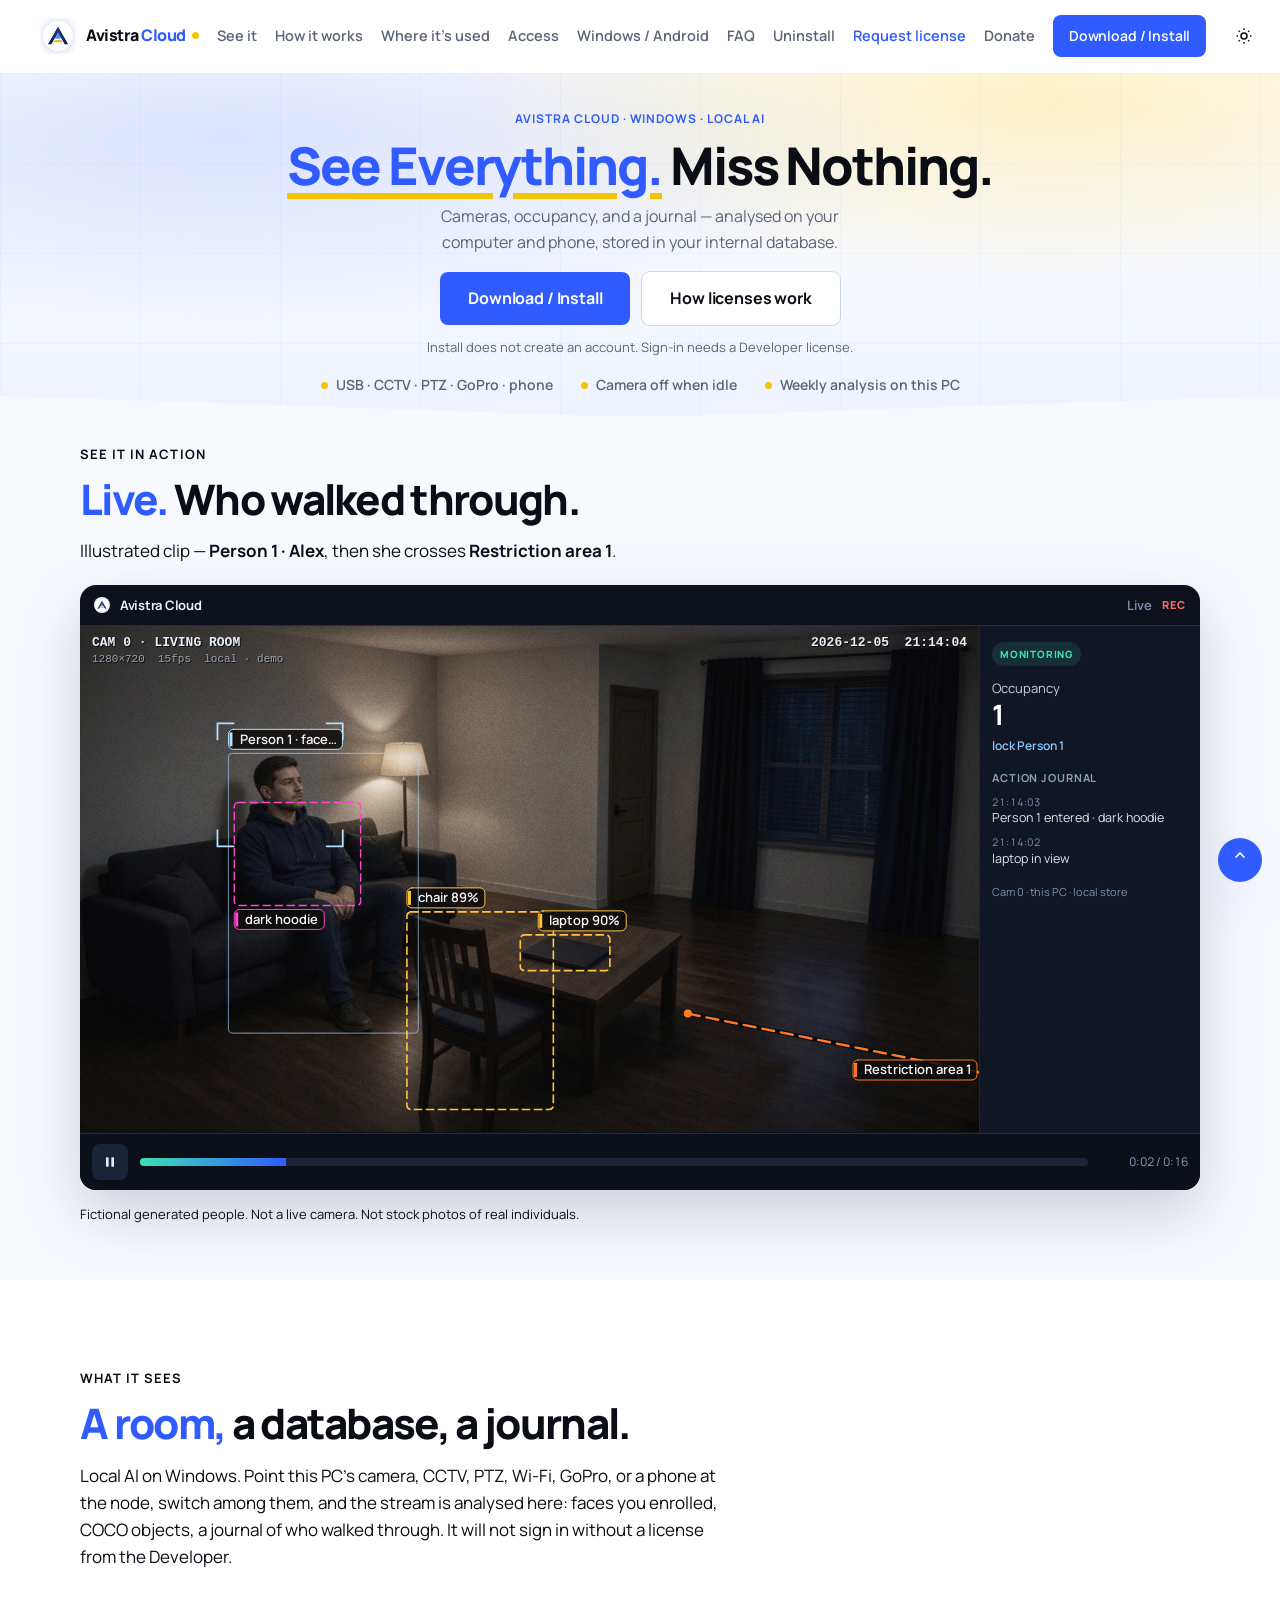
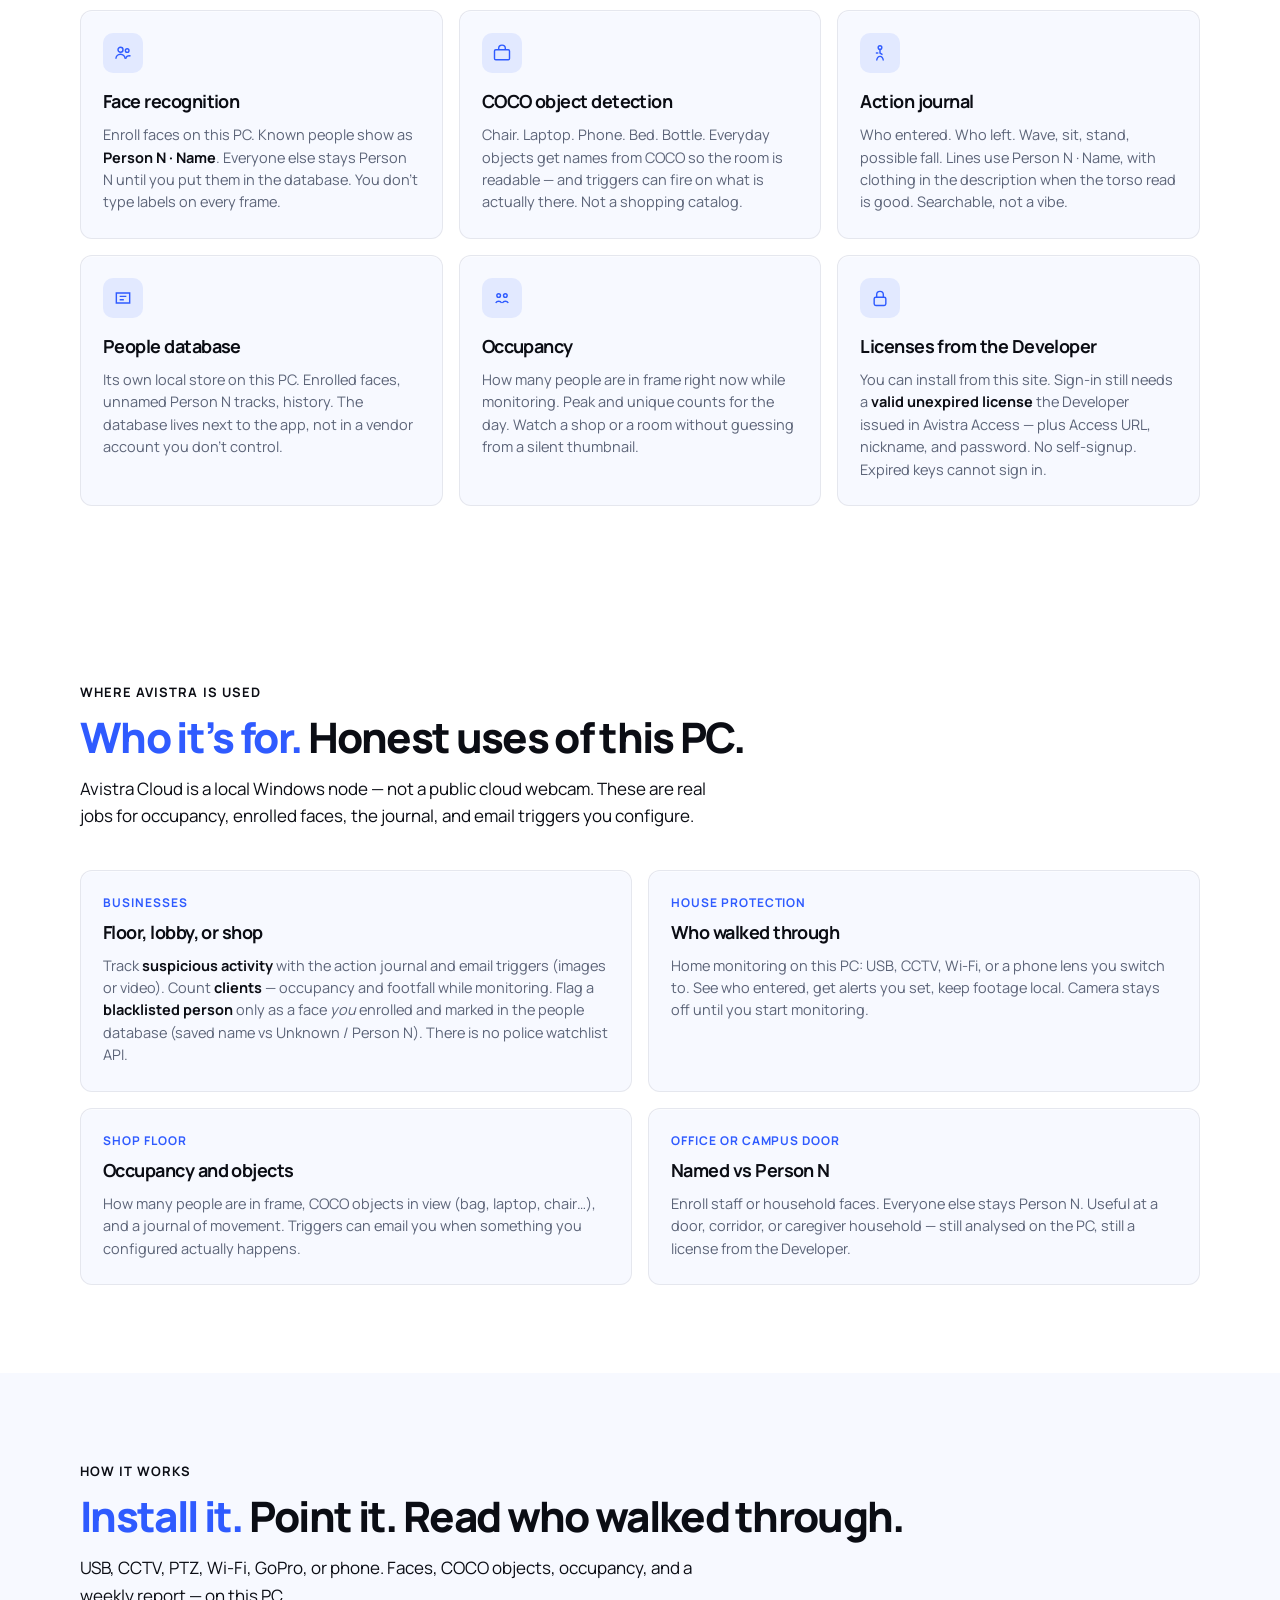
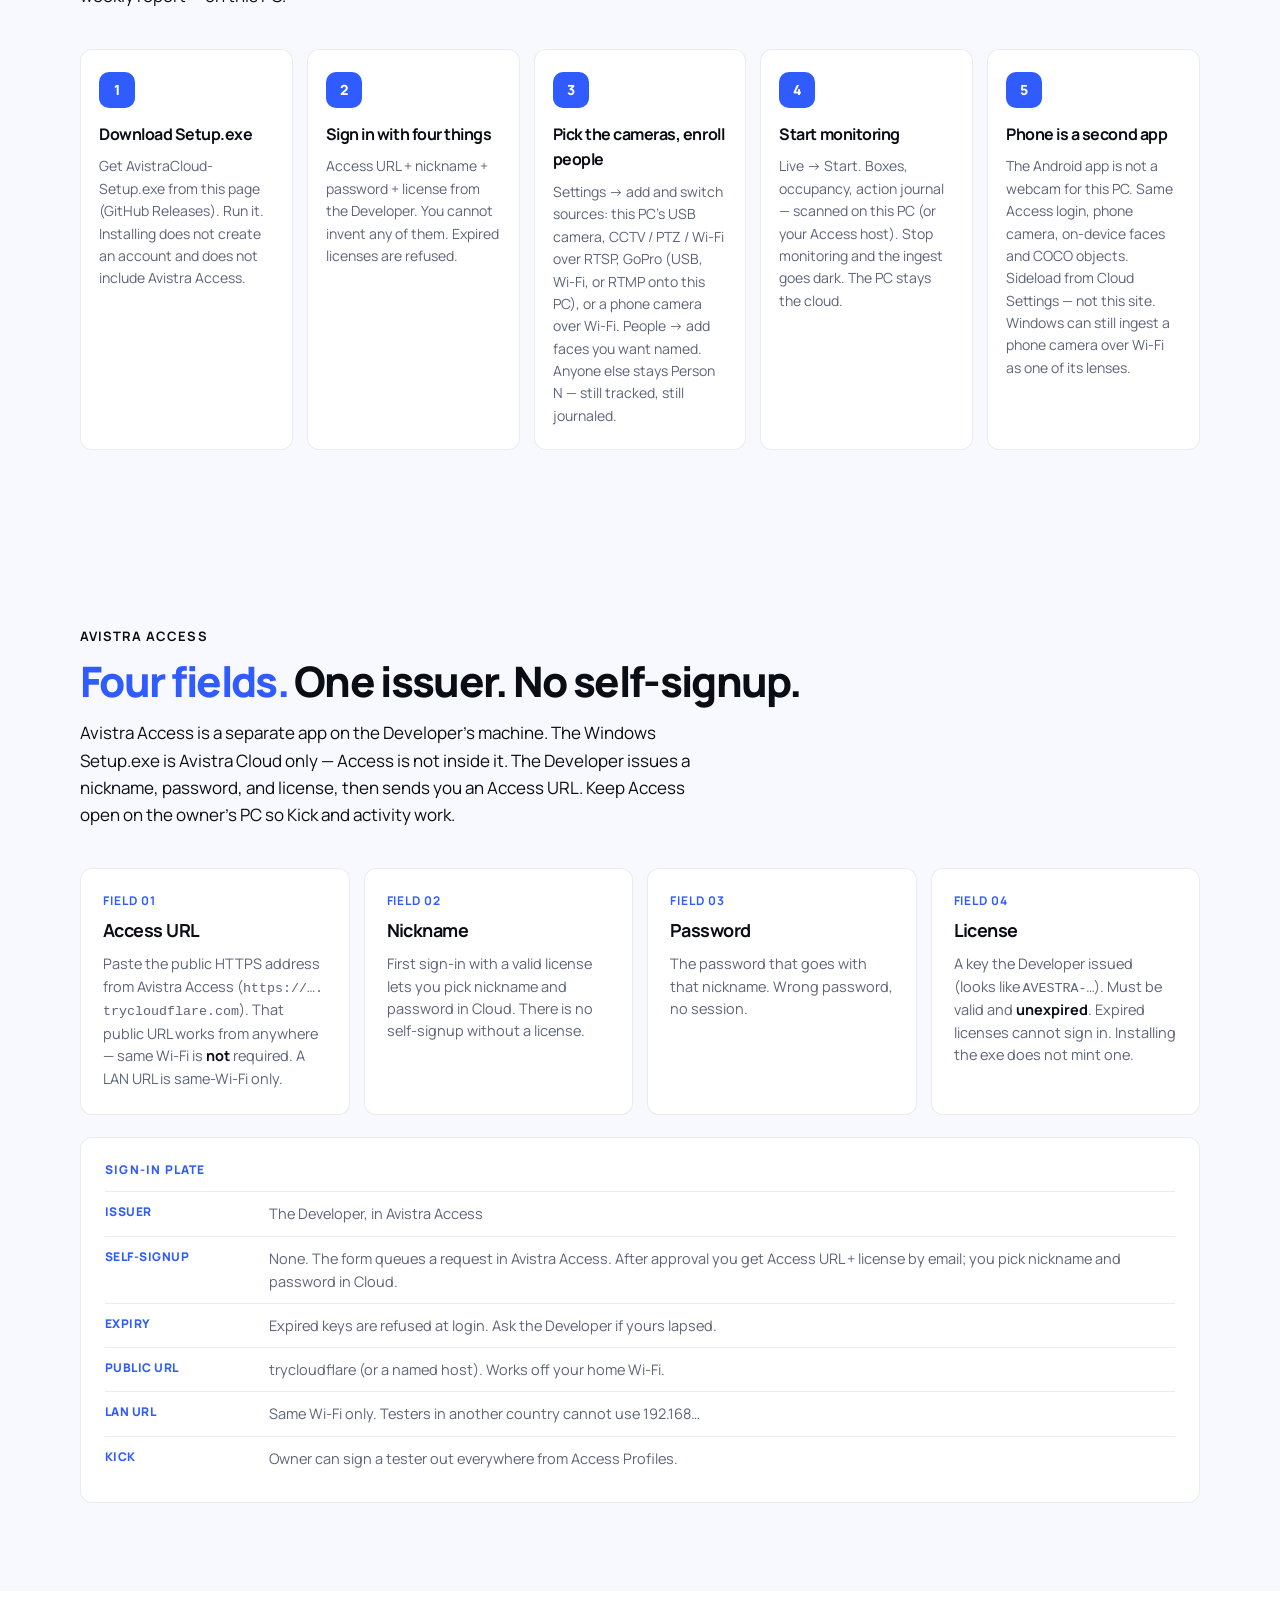
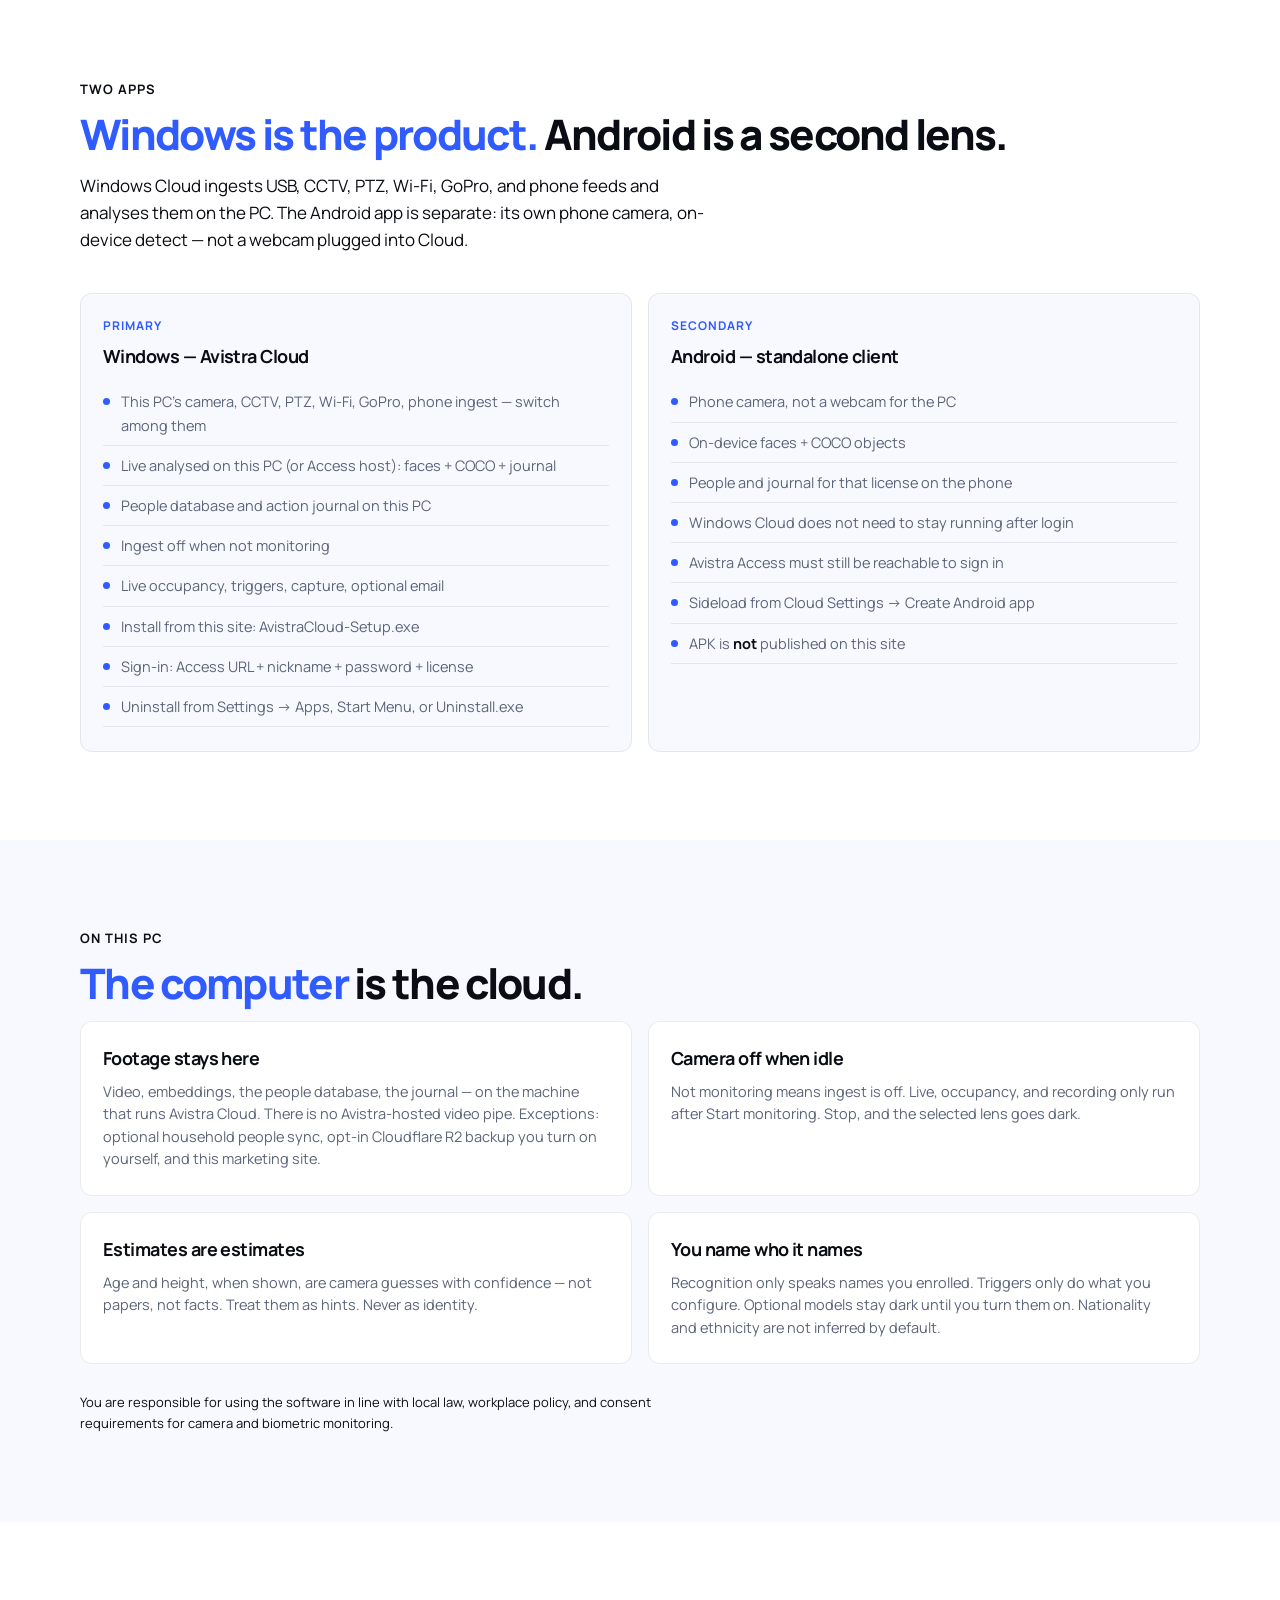
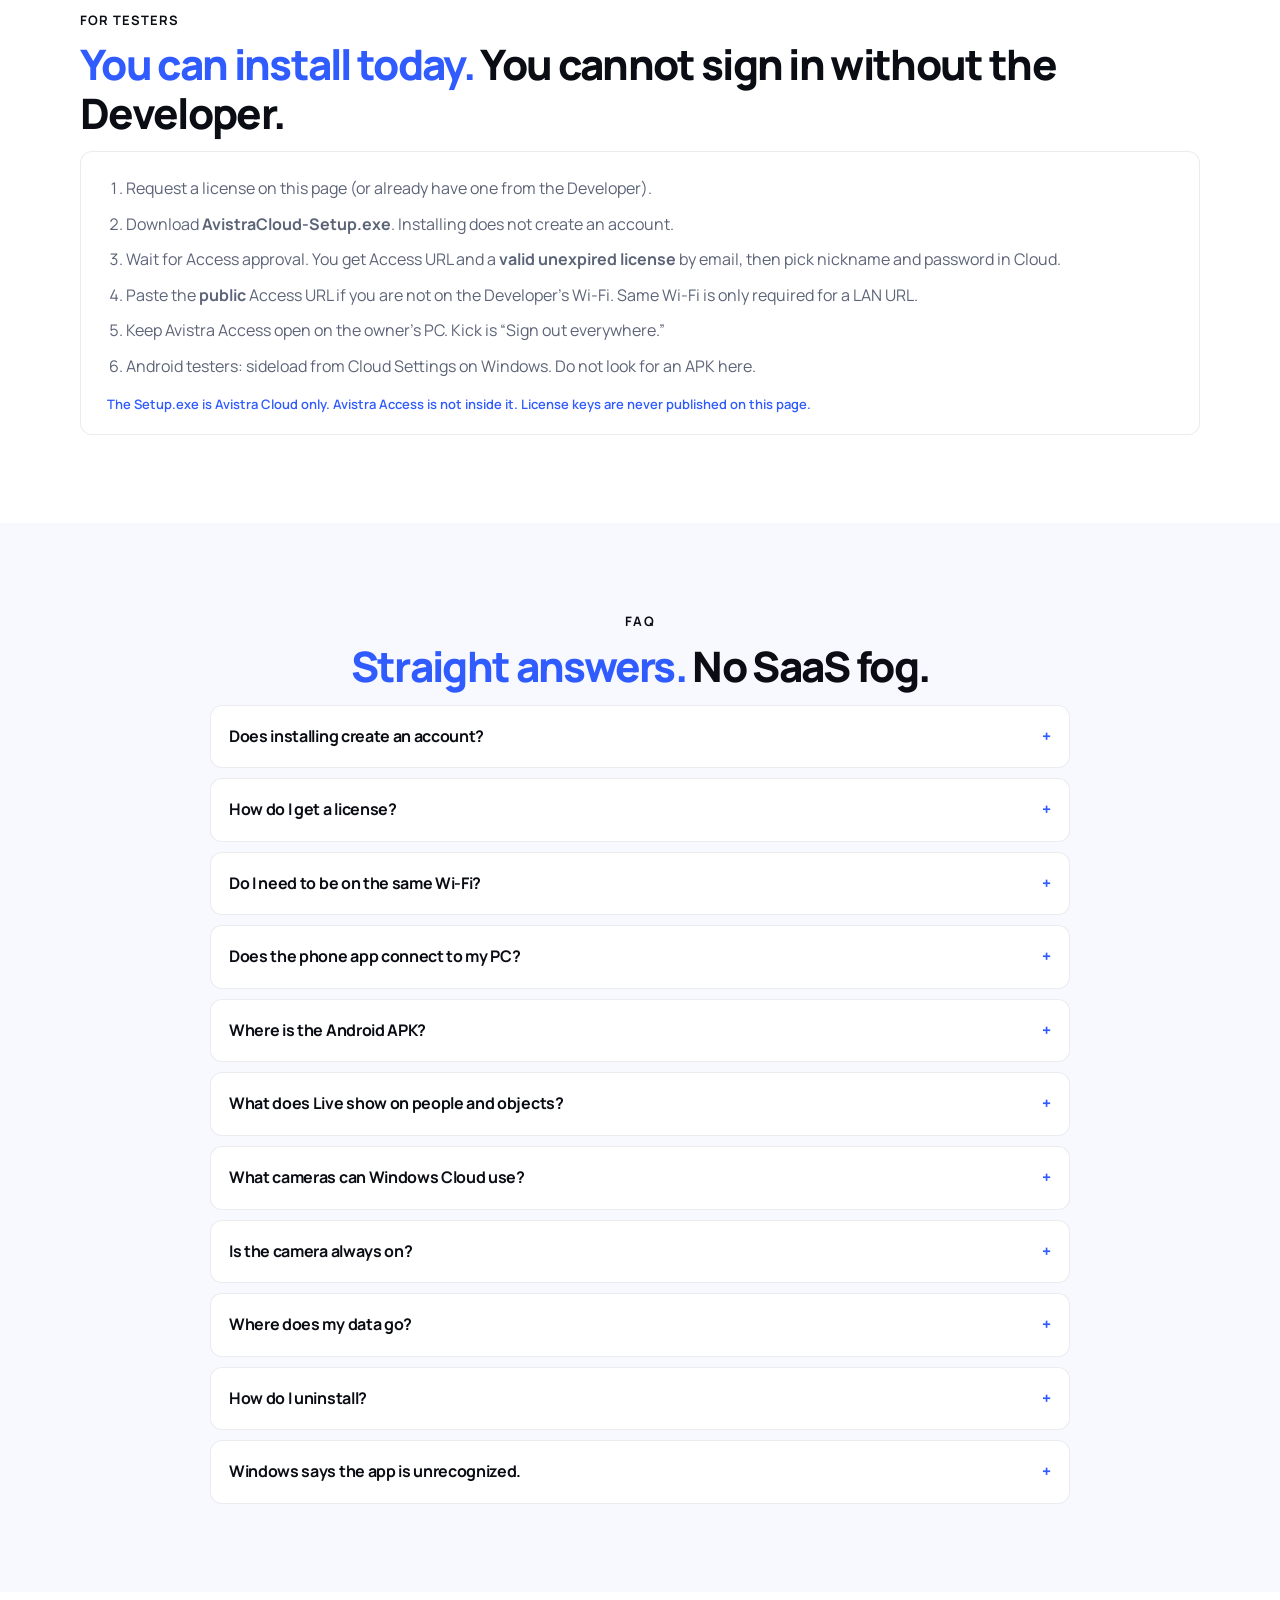
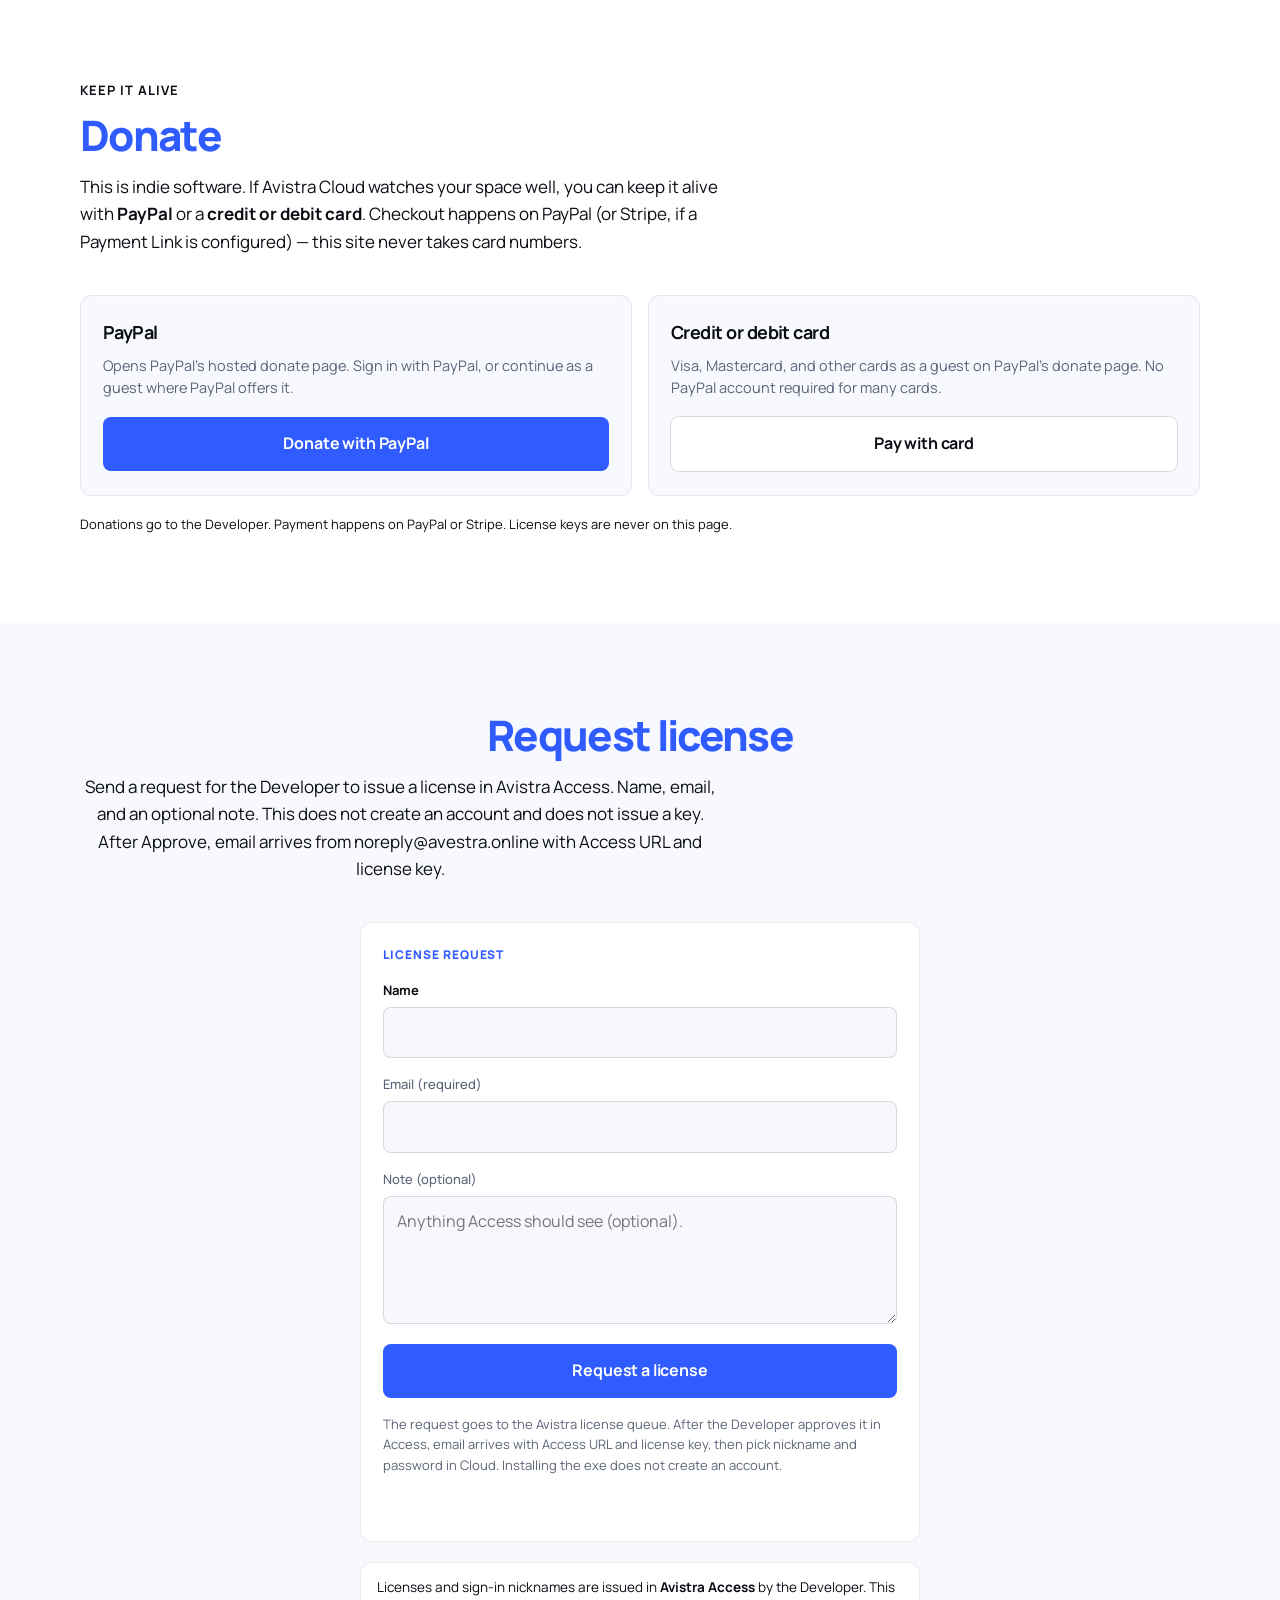
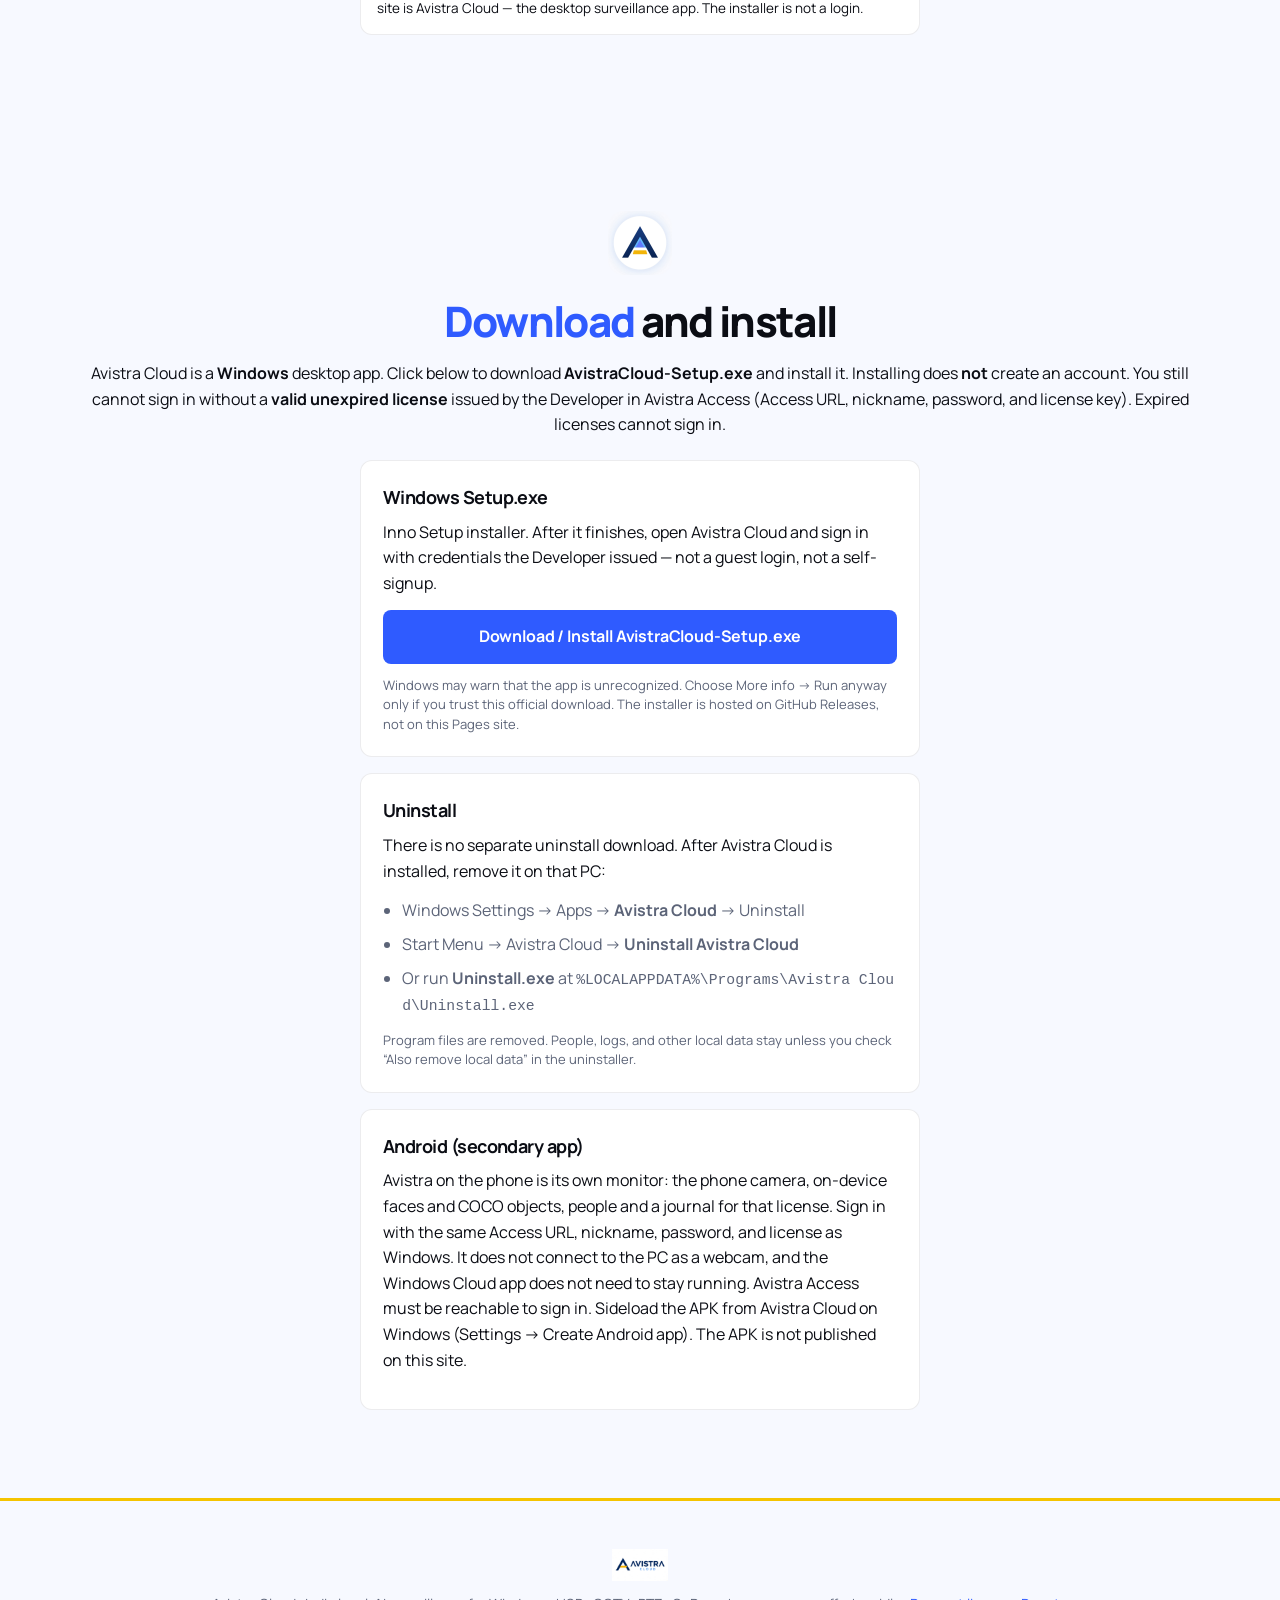
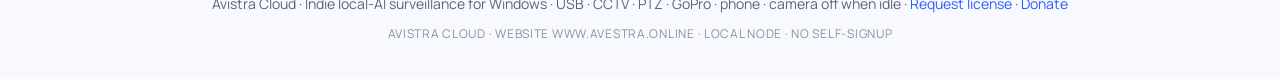
<file: index.html>
<!DOCTYPE html>
<html lang="en" data-theme="light" data-lang="en">
<head>
  <meta charset="utf-8">
  <meta name="viewport" content="width=device-width, initial-scale=1">
  <title>Avistra Cloud — See Everything. Miss Nothing.</title>
  <meta name="description" content="See Everything. Miss Nothing. Windows surveillance that connects this PC’s camera, CCTV, PTZ, Wi‑Fi, GoPro, and phone — then analyses faces, COCO objects, and actions on the PC. Weekly report. License from the Developer.">
  <meta name="theme-color" content="#2f5bff">
  <link rel="canonical" href="https://www.avestra.online/">
  <meta property="og:title" content="Avistra Cloud — See Everything. Miss Nothing.">
  <meta property="og:description" content="One system. Every camera. Every movement. Every detail. PTZ, Wi‑Fi, GoPro, phone, CCTV, this PC’s camera — analysed on the PC, not a public SaaS webcam.">
  <meta property="og:url" content="https://www.avestra.online/">
  <meta property="og:image" content="https://www.avestra.online/assets/avistra-icon.png">
  <meta property="og:type" content="website">
  <meta property="og:site_name" content="Avistra Cloud">
  <meta name="twitter:card" content="summary">
  <meta name="twitter:image" content="https://www.avestra.online/assets/avistra-icon.png">
  <meta name="twitter:title" content="Avistra Cloud — See Everything. Miss Nothing.">
  <meta name="twitter:description" content="What it sees, it remembers. Switch cameras. Analyse on the PC. Weekly behavioral report. License from the Developer.">
  <link rel="icon" href="assets/favicon.ico">
  <link rel="apple-touch-icon" href="assets/avistra-icon.png" data-brand-icon>
  <link rel="preconnect" href="https://fonts.googleapis.com">
  <link rel="preconnect" href="https://fonts.gstatic.com" crossorigin>
  <link rel="stylesheet" href="https://fonts.googleapis.com/css2?family=Manrope:wght@400;500;600;700;800&display=swap">
  <link rel="stylesheet" href="styles.css?v=cam2-20260923">
  <script>
    (function () {
      try {
        var q = new URLSearchParams(location.search).get("lang");
        var l = (q && /^(en|az|ru)$/.test(q)) ? q : (localStorage.getItem("avestra-lang") || "en");
        if (!/^(en|az|ru)$/.test(l)) l = "en";
        document.documentElement.lang = l;
        document.documentElement.dataset.lang = l;
        var th = localStorage.getItem("avestra-theme");
        document.documentElement.dataset.theme = (th === "dark" || th === "light") ? th : "light";
      } catch (e) {
        document.documentElement.dataset.theme = "light";
      }
    })();
  </script>
  <script>document.documentElement.classList.add("js");</script>
</head>
<body>
  <a class="skip" href="#main" data-i18n="skip">Skip to content</a>

  <header class="nav">
    <div class="nav-inner">
      <a class="brand" href="#top">
        <img data-brand-icon src="assets/avistra-icon.png" width="36" height="36" alt="">
        <span>Avistra <em>Cloud</em></span>
      </a>
      <nav class="links">
        <a href="#watch" data-i18n="nav.see">See it</a>
        <a href="#how" data-i18n="nav.how">How it works</a>
        <a href="#uses" data-i18n="nav.uses">Where it’s used</a>
        <a href="#access" data-i18n="nav.access">Access</a>
        <a href="#clients" data-i18n="nav.clients">Windows / Android</a>
        <a href="#faq" data-i18n="nav.faq">FAQ</a>
        <a href="#uninstall" data-i18n="nav.uninstall">Uninstall</a>
        <a href="#form" data-i18n="nav.license">Request license</a>
        <a href="#donate" data-i18n="nav.donate">Donate</a>
        <a class="btn small primary" href="#get" data-i18n="nav.download">Download / Install</a>
      </nav>
      <div class="nav-tools">
        <button class="theme-btn" type="button" data-theme-toggle data-i18n-aria="nav.themeLight" aria-label="Switch to dark theme">
          <svg class="icon-moon" viewBox="0 0 24 24" fill="none" stroke="currentColor" stroke-width="2" aria-hidden="true"><circle cx="12" cy="12" r="4"/><path d="M12 2v2M12 20v2M4.9 4.9l1.4 1.4M17.7 17.7l1.4 1.4M2 12h2M20 12h2M4.9 19.1l1.4-1.4M17.7 6.3l1.4-1.4"/></svg>
          <svg class="icon-sun" viewBox="0 0 24 24" fill="none" stroke="currentColor" stroke-width="2" aria-hidden="true"><path d="M21 14.3A7.5 7.5 0 1 1 9.7 3 9 9 0 0 0 21 14.3z"/></svg>
        </button>
        <div class="lang" data-lang-switch>
          <button class="lang-btn" type="button" data-lang-toggle data-i18n-aria="nav.lang" aria-haspopup="listbox" aria-expanded="false">
            <span class="lang-flag" data-lang-flag data-flag="en"></span>
            <span data-lang-code>EN</span>
          </button>
          <ul class="lang-menu" role="listbox">
            <li><button type="button" data-set-lang="en"><span class="lang-flag" data-flag="en"></span> English</button></li>
            <li><button type="button" data-set-lang="az"><span class="lang-flag" data-flag="az"></span> Azərbaycan</button></li>
            <li><button type="button" data-set-lang="ru"><span class="lang-flag" data-flag="ru"></span> Русский</button></li>
          </ul>
        </div>
        <button class="menu" type="button" data-i18n-aria="nav.menu" aria-expanded="false" aria-label="Open menu">
          <span></span><span></span>
        </button>
      </div>
    </div>
  </header>

  <main id="main">
    <section class="hero" id="top">
      <div class="hero-wall" aria-hidden="true"></div>
      <div class="hero-copy">
        <p class="kicker" data-i18n="hero.kicker">Avistra Cloud · Windows · local AI</p>
        <h1>
          <span class="accent" data-i18n="hero.titleAccent">See Everything.</span>
          <span data-i18n="hero.titleRest">Miss Nothing.</span>
        </h1>
        <p class="lede" data-i18n="hero.lede">Cameras, occupancy, and a journal — analysed on your computer and phone, stored in your internal database.</p>        <div class="cta-row">
          <a class="btn primary" href="#get" data-i18n="hero.cta">Download / Install</a>
          <a class="btn" href="#access" data-i18n="intro.more">How licenses work</a>
        </div>
        <p class="hero-note" data-i18n="hero.license">Install does not create an account. Sign-in needs a Developer license.</p>
        <ul class="facts">
          <li data-i18n="facts.cameras">USB · CCTV · PTZ · GoPro · phone</li>
          <li data-i18n="facts.idle">Camera off when idle</li>
          <li data-i18n="facts.weekly">Weekly analysis on this PC</li>
        </ul>
      </div>
      <div class="hero-v" aria-hidden="true"></div>
    </section>

    <section class="section watch-section" id="watch">
      <div class="wrap">
        <p class="kicker reveal" data-i18n="demo.kicker">See it in action</p>
        <h2 class="reveal">
          <span class="accent" data-i18n="demo.titleAccent">Live.</span>
          <span data-i18n="demo.titleRest">Who walked through.</span>
        </h2>
        <p class="section-lead reveal" data-i18n="demo.lead">
          Illustrated clip — <strong>Person 1 · Alex</strong>, then she crosses <strong>Restriction area 1</strong>.
        </p>
        <div class="player reveal" data-demo>
          <div class="monitor">
            <div class="monitor-bar">
              <img data-brand-icon src="assets/avistra-icon.png" width="16" height="16" alt="">
              <strong data-i18n="demo.app">Avistra Cloud</strong>
              <span class="live-dot" data-i18n="demo.live">Live</span>
              <span class="rec" data-demo-rec data-on="1">REC</span>
            </div>
            <div class="player-body">
              <div class="player-feed">
                <canvas data-demo-canvas width="960" height="540" aria-label="Illustrated Avistra Live demo"></canvas>
                <div class="demo-end" data-demo-end aria-hidden="true" inert>
                  <img class="demo-end-icon" data-brand-icon src="assets/avistra-icon.png" width="56" height="56" alt="">
                  <p class="demo-end-kicker" data-i18n="demo.endKicker">Avistra Cloud</p>
                  <h3 class="demo-end-title" data-i18n="demo.endTitle">Know who walked through.</h3>
                  <p class="demo-end-lead" data-i18n="demo.endLead">Faces you enrolled, everyday objects, restriction areas and email alerts with evidence — analysed on your own PC.</p>
                  <ul class="demo-end-points">
                    <li data-i18n="demo.endP1">Face recognition</li>
                    <li data-i18n="demo.endP2">Objects &amp; zones</li>
                    <li data-i18n="demo.endP3">Alerts + evidence</li>
                  </ul>
                  <a class="demo-end-cta" href="#form" data-i18n="demo.endCta">Request a license</a>
                  <p class="demo-end-sub" data-i18n="demo.endSub">Windows · USB, CCTV, PTZ, Wi‑Fi, GoPro, phone</p>
                </div>
              </div>
              <aside class="side">
                <span class="pill on" data-i18n="demo.monitoring">MONITORING</span>
                <p class="occ-line"><span data-i18n="demo.occupancy">Occupancy</span> <strong data-demo-occ>0</strong></p>
                <p class="ticker" data-demo-ticker></p>
                <h3 data-i18n="demo.journal">ACTION JOURNAL</h3>
                <ul data-demo-journal></ul>
                <p class="cam-line" data-i18n="demo.cam">Cam 0 · this PC · local store</p>
              </aside>
            </div>
            <div class="player-controls">
              <button type="button" class="play" data-demo-play data-playing="1" data-i18n-aria="demo.pause" aria-label="Pause demo">
                <svg class="ico-pause" viewBox="0 0 24 24" aria-hidden="true"><rect x="6" y="5" width="4" height="14" rx="1"/><rect x="14" y="5" width="4" height="14" rx="1"/></svg>
                <svg class="ico-play" viewBox="0 0 24 24" aria-hidden="true"><path d="M8 5v14l12-7z"/></svg>
              </button>
              <button type="button" class="scrub" data-demo-scrub aria-label="Scrub demo">
                <span></span>
              </button>
              <span class="clock" data-demo-time>0:00 / 0:16</span>
            </div>
          </div>
        </div>
        <p class="demo-note reveal" data-i18n="demo.note">Fictional generated people. Not a live camera. Not stock photos of real individuals.</p>
      </div>
    </section>

    <section id="features" class="section alt">
      <div class="wrap">
        <p class="kicker reveal" data-i18n="features.kicker">What it sees</p>
        <h2 class="reveal">
          <span class="accent" data-i18n="features.titleAccent">A room,</span>
          <span data-i18n="features.titleRest">a database, a journal.</span>
        </h2>
        <p class="section-lead reveal" data-i18n="features.lead">
          Local AI on Windows. Point this PC’s camera, CCTV, PTZ, Wi‑Fi, GoPro, or a phone at the node, switch among them, and the stream is analysed here: faces you enrolled, COCO objects, a journal of who walked through. It will not sign in without a license from the Developer.
        </p>
        <div class="grid">
          <article class="card reveal">
            <span class="icon" aria-hidden="true"><svg viewBox="0 0 24 24" fill="none" stroke="currentColor" stroke-width="1.7"><circle cx="9" cy="8" r="3"/><path d="M3.5 19a5.5 5.5 0 0 1 11 0"/><circle cx="17" cy="9" r="2.2"/><path d="M15.2 19a4.2 4.2 0 0 1 5.8-3.4"/></svg></span>
            <h3 data-i18n="features.faceTitle">Face recognition</h3>
            <p data-i18n="features.face">Enroll faces on this PC. Known people show as <strong>Person N · Name</strong>. Everyone else stays Person N until you put them in the database. You don’t type labels on every frame.</p>
          </article>
          <article class="card reveal">
            <span class="icon" aria-hidden="true"><svg viewBox="0 0 24 24" fill="none" stroke="currentColor" stroke-width="1.7"><rect x="3" y="8" width="18" height="12" rx="1.5"/><path d="M8 8V6.5A4 4 0 0 1 16 6.5V8"/></svg></span>
            <h3 data-i18n="features.cocoTitle">COCO object detection</h3>
            <p data-i18n="features.coco">Chair. Laptop. Phone. Bed. Bottle. Everyday objects get names from COCO so the room is readable — and triggers can fire on what is actually there. Not a shopping catalog.</p>
          </article>
          <article class="card reveal">
            <span class="icon" aria-hidden="true"><svg viewBox="0 0 24 24" fill="none" stroke="currentColor" stroke-width="1.7"><circle cx="12" cy="5.5" r="2.2"/><path d="M12 8v4l3 2"/><path d="M8 21c.4-3.2 2-5 4-5s3.6 1.8 4 5"/><path d="M7 12h3"/></svg></span>
            <h3 data-i18n="features.journalTitle">Action journal</h3>
            <p data-i18n="features.journal">Who entered. Who left. Wave, sit, stand, possible fall. Lines use Person N · Name, with clothing in the description when the torso read is good. Searchable, not a vibe.</p>
          </article>
          <article class="card reveal">
            <span class="icon" aria-hidden="true"><svg viewBox="0 0 24 24" fill="none" stroke="currentColor" stroke-width="1.7"><path d="M4 6h16v12H4z"/><path d="M8 10h8M8 14h5"/></svg></span>
            <h3 data-i18n="features.peopleTitle">People database</h3>
            <p data-i18n="features.people">Its own local store on this PC. Enrolled faces, unnamed Person N tracks, history. The database lives next to the app, not in a vendor account you don’t control.</p>
          </article>
          <article class="card reveal">
            <span class="icon" aria-hidden="true"><svg viewBox="0 0 24 24" fill="none" stroke="currentColor" stroke-width="1.7"><circle cx="8" cy="9" r="2.2"/><circle cx="16" cy="9" r="2.2"/><path d="M4.5 18a4 4 0 0 1 7 0M12.5 18a4 4 0 0 1 7 0"/></svg></span>
            <h3 data-i18n="features.occTitle">Occupancy</h3>
            <p data-i18n="features.occ">How many people are in frame right now while monitoring. Peak and unique counts for the day. Watch a shop or a room without guessing from a silent thumbnail.</p>
          </article>
          <article class="card reveal">
            <span class="icon" aria-hidden="true"><svg viewBox="0 0 24 24" fill="none" stroke="currentColor" stroke-width="1.7"><rect x="5" y="11" width="14" height="10" rx="2"/><path d="M8 11V8a4 4 0 0 1 8 0v3"/></svg></span>
            <h3 data-i18n="features.licenseTitle">Licenses from the Developer</h3>
            <p data-i18n="features.license">You can install from this site. Sign-in still needs a <strong>valid unexpired license</strong> the Developer issued in Avistra Access — plus Access URL, nickname, and password. No self-signup. Expired keys cannot sign in.</p>
          </article>
        </div>
      </div>
    </section>

    <section id="uses" class="section alt">
      <div class="wrap">
        <p class="kicker reveal" data-i18n="uses.kicker">Where Avistra is used</p>
        <h2 class="reveal">
          <span class="accent" data-i18n="uses.titleAccent">Who it’s for.</span>
          <span data-i18n="uses.titleRest">Honest uses of this PC.</span>
        </h2>
        <p class="section-lead reveal" data-i18n="uses.lead">
          Avistra Cloud is a local Windows node — not a public cloud webcam. These are real jobs for occupancy, enrolled faces, the journal, and email triggers you configure.
        </p>
        <div class="grid uses-grid">
          <article class="card reveal">
            <span class="use-kicker" data-i18n="uses.bizKicker">Businesses</span>
            <h3 data-i18n="uses.bizTitle">Floor, lobby, or shop</h3>
            <p data-i18n="uses.biz">Track <strong>suspicious activity</strong> with the action journal and email triggers (images or video). Count <strong>clients</strong> — occupancy and footfall while monitoring. Flag a <strong>blacklisted person</strong> only as a face <em>you</em> enrolled and marked in the people database (saved name vs Unknown / Person N). There is no police watchlist API.</p>
          </article>
          <article class="card reveal">
            <span class="use-kicker" data-i18n="uses.homeKicker">House protection</span>
            <h3 data-i18n="uses.homeTitle">Who walked through</h3>
            <p data-i18n="uses.home">Home monitoring on this PC: USB, CCTV, Wi‑Fi, or a phone lens you switch to. See who entered, get alerts you set, keep footage local. Camera stays off until you start monitoring.</p>
          </article>
          <article class="card reveal">
            <span class="use-kicker" data-i18n="uses.shopKicker">Shop floor</span>
            <h3 data-i18n="uses.shopTitle">Occupancy and objects</h3>
            <p data-i18n="uses.shop">How many people are in frame, COCO objects in view (bag, laptop, chair…), and a journal of movement. Triggers can email you when something you configured actually happens.</p>
          </article>
          <article class="card reveal">
            <span class="use-kicker" data-i18n="uses.doorKicker">Office or campus door</span>
            <h3 data-i18n="uses.doorTitle">Named vs Person N</h3>
            <p data-i18n="uses.door">Enroll staff or household faces. Everyone else stays Person N. Useful at a door, corridor, or caregiver household — still analysed on the PC, still a license from the Developer.</p>
          </article>
        </div>
      </div>
    </section>

    <section id="how" class="section">
      <div class="wrap">
        <p class="kicker reveal" data-i18n="how.kicker">How it works</p>
        <h2 class="reveal">
          <span class="accent" data-i18n="how.titleAccent">Install it.</span>
          <span data-i18n="how.titleRest">Point it. Read who walked through.</span>
        </h2>
        <p class="section-lead reveal" data-i18n="how.lead">
          USB, CCTV, PTZ, Wi‑Fi, GoPro, or phone. Faces, COCO objects, occupancy, and a weekly report — on this PC.
        </p>
        <ol class="steps">
          <li class="reveal"><span>1</span><h3 data-i18n="how.s1t">Download Setup.exe</h3><p data-i18n="how.s1">Get AvistraCloud-Setup.exe from this page (GitHub Releases). Run it. Installing does not create an account and does not include Avistra Access.</p></li>
          <li class="reveal"><span>2</span><h3 data-i18n="how.s2t">Sign in with four things</h3><p data-i18n="how.s2">Access URL + nickname + password + license from the Developer. You cannot invent any of them. Expired licenses are refused.</p></li>
          <li class="reveal"><span>3</span><h3 data-i18n="how.s3t">Pick the cameras, enroll people</h3><p data-i18n="how.s3">Settings → add and switch sources: this PC’s USB camera, CCTV / PTZ / Wi‑Fi over RTSP, GoPro (USB, Wi‑Fi, or RTMP onto this PC), or a phone camera over Wi‑Fi. People → add faces you want named. Anyone else stays Person N — still tracked, still journaled.</p></li>
          <li class="reveal"><span>4</span><h3 data-i18n="how.s4t">Start monitoring</h3><p data-i18n="how.s4">Live → Start. Boxes, occupancy, action journal — scanned on this PC (or your Access host). Stop monitoring and the ingest goes dark. The PC stays the cloud.</p></li>
          <li class="reveal"><span>5</span><h3 data-i18n="how.s5t">Phone is a second app</h3><p data-i18n="how.s5">The Android app is not a webcam for this PC. Same Access login, phone camera, on-device faces and COCO objects. Sideload from Cloud Settings — not this site. Windows can still ingest a phone camera over Wi‑Fi as one of its lenses.</p></li>
        </ol>
      </div>
    </section>

    <section id="access" class="section">
      <div class="wrap">
        <p class="kicker reveal" data-i18n="access.kicker">Avistra Access</p>
        <h2 class="reveal">
          <span class="accent" data-i18n="access.titleAccent">Four fields.</span>
          <span data-i18n="access.titleRest">One issuer. No self-signup.</span>
        </h2>
        <p class="section-lead reveal" data-i18n="access.lead">
          Avistra Access is a separate app on the Developer’s machine. The Windows Setup.exe is Avistra Cloud only — Access is not inside it. The Developer issues a nickname, password, and license, then sends you an Access URL. Keep Access open on the owner’s PC so Kick and activity work.
        </p>
        <div class="cred-grid">
          <article class="card reveal">
            <span class="use-kicker" data-i18n="access.f1">Field 01</span>
            <h3 data-i18n="access.urlTitle">Access URL</h3>
            <p data-i18n="access.url">Paste the public HTTPS address from Avistra Access (<span class="mono">https://….trycloudflare.com</span>). That public URL works from anywhere — same Wi‑Fi is <strong>not</strong> required. A LAN URL is same-Wi‑Fi only.</p>
          </article>
          <article class="card reveal">
            <span class="use-kicker" data-i18n="access.f2">Field 02</span>
            <h3 data-i18n="access.nickTitle">Nickname</h3>
            <p data-i18n="access.nick">First sign-in with a valid license lets you pick nickname and password in Cloud. There is no self-signup without a license.</p>
          </article>
          <article class="card reveal">
            <span class="use-kicker" data-i18n="access.f3">Field 03</span>
            <h3 data-i18n="access.passTitle">Password</h3>
            <p data-i18n="access.pass">The password that goes with that nickname. Wrong password, no session.</p>
          </article>
          <article class="card reveal">
            <span class="use-kicker" data-i18n="access.f4">Field 04</span>
            <h3 data-i18n="access.licTitle">License</h3>
            <p data-i18n="access.lic">A key the Developer issued (looks like <span class="mono">AVESTRA-…</span>). Must be valid and <strong>unexpired</strong>. Expired licenses cannot sign in. Installing the exe does not mint one.</p>
          </article>
        </div>
        <div class="spec-plate reveal">
          <p class="spec-title" data-i18n="access.plate">Sign-in plate</p>
          <dl>
            <div><dt data-i18n="access.issuer">Issuer</dt><dd data-i18n="access.issuerV">The Developer, in Avistra Access</dd></div>
            <div><dt data-i18n="access.signup">Self-signup</dt><dd data-i18n="access.signupV">None. The form queues a request in Avistra Access. After approval you get Access URL + license by email; you pick nickname and password in Cloud.</dd></div>
            <div><dt data-i18n="access.expiry">Expiry</dt><dd data-i18n="access.expiryV">Expired keys are refused at login. Ask the Developer if yours lapsed.</dd></div>
            <div><dt data-i18n="access.pub">Public URL</dt><dd data-i18n="access.pubV">trycloudflare (or a named host). Works off your home Wi‑Fi.</dd></div>
            <div><dt data-i18n="access.lan">LAN URL</dt><dd data-i18n="access.lanV">Same Wi‑Fi only. Testers in another country cannot use 192.168…</dd></div>
            <div><dt data-i18n="access.kick">Kick</dt><dd data-i18n="access.kickV">Owner can sign a tester out everywhere from Access Profiles.</dd></div>
          </dl>
        </div>
      </div>
    </section>

    <section id="clients" class="section alt">
      <div class="wrap">
        <p class="kicker reveal" data-i18n="clients.kicker">Two apps</p>
        <h2 class="reveal">
          <span class="accent" data-i18n="clients.titleAccent">Windows is the product.</span>
          <span data-i18n="clients.titleRest">Android is a second lens.</span>
        </h2>
        <p class="section-lead reveal" data-i18n="clients.lead">Windows Cloud ingests USB, CCTV, PTZ, Wi‑Fi, GoPro, and phone feeds and analyses them on the PC. The Android app is separate: its own phone camera, on-device detect — not a webcam plugged into Cloud.</p>
        <div class="compare">
          <article class="card reveal">
            <span class="use-kicker" data-i18n="clients.primary">Primary</span>
            <h3 data-i18n="clients.winTitle">Windows — Avistra Cloud</h3>
            <ul class="ticks">
              <li data-i18n="clients.w1">This PC’s camera, CCTV, PTZ, Wi‑Fi, GoPro, phone ingest — switch among them</li>
              <li data-i18n="clients.w2">Live analysed on this PC (or Access host): faces + COCO + journal</li>
              <li data-i18n="clients.w3">People database and action journal on this PC</li>
              <li data-i18n="clients.w4">Ingest off when not monitoring</li>
              <li data-i18n="clients.w5">Live occupancy, triggers, capture, optional email</li>
              <li data-i18n="clients.w6">Install from this site: AvistraCloud-Setup.exe</li>
              <li data-i18n="clients.w7">Sign-in: Access URL + nickname + password + license</li>
              <li data-i18n="clients.w8">Uninstall from Settings → Apps, Start Menu, or Uninstall.exe</li>
            </ul>
          </article>
          <article class="card reveal">
            <span class="use-kicker" data-i18n="clients.secondary">Secondary</span>
            <h3 data-i18n="clients.andTitle">Android — standalone client</h3>
            <ul class="ticks">
              <li data-i18n="clients.a1">Phone camera, not a webcam for the PC</li>
              <li data-i18n="clients.a2">On-device faces + COCO objects</li>
              <li data-i18n="clients.a3">People and journal for that license on the phone</li>
              <li data-i18n="clients.a4">Windows Cloud does not need to stay running after login</li>
              <li data-i18n="clients.a5">Avistra Access must still be reachable to sign in</li>
              <li data-i18n="clients.a6">Sideload from Cloud Settings → Create Android app</li>
              <li data-i18n="clients.a7">APK is <strong>not</strong> published on this site</li>
            </ul>
          </article>
        </div>
      </div>
    </section>

    <section id="privacy" class="section">
      <div class="wrap">
        <p class="kicker reveal" data-i18n="privacy.kicker">On this PC</p>
        <h2 class="reveal">
          <span class="accent" data-i18n="privacy.titleAccent">The computer</span>
          <span data-i18n="privacy.titleRest">is the cloud.</span>
        </h2>
        <div class="privacy">
          <div class="card reveal">
            <h3 data-i18n="privacy.footageT">Footage stays here</h3>
            <p data-i18n="privacy.footage">Video, embeddings, the people database, the journal — on the machine that runs Avistra Cloud. There is no Avistra-hosted video pipe. Exceptions: optional household people sync, opt-in Cloudflare R2 backup you turn on yourself, and this marketing site.</p>
          </div>
          <div class="card reveal">
            <h3 data-i18n="privacy.idleT">Camera off when idle</h3>
            <p data-i18n="privacy.idle">Not monitoring means ingest is off. Live, occupancy, and recording only run after Start monitoring. Stop, and the selected lens goes dark.</p>
          </div>
          <div class="card reveal">
            <h3 data-i18n="privacy.estT">Estimates are estimates</h3>
            <p data-i18n="privacy.est">Age and height, when shown, are camera guesses with confidence — not papers, not facts. Treat them as hints. Never as identity.</p>
          </div>
          <div class="card reveal">
            <h3 data-i18n="privacy.nameT">You name who it names</h3>
            <p data-i18n="privacy.name">Recognition only speaks names you enrolled. Triggers only do what you configure. Optional models stay dark until you turn them on. Nationality and ethnicity are not inferred by default.</p>
          </div>
        </div>
        <p class="legal reveal" data-i18n="privacy.legal">You are responsible for using the software in line with local law, workplace policy, and consent requirements for camera and biometric monitoring.</p>
      </div>
    </section>

    <section id="testers" class="section alt">
      <div class="wrap">
        <p class="kicker reveal" data-i18n="testers.kicker">For testers</p>
        <h2 class="reveal">
          <span class="accent" data-i18n="testers.titleAccent">You can install today.</span>
          <span data-i18n="testers.titleRest">You cannot sign in without the Developer.</span>
        </h2>
        <div class="tester-card reveal">
          <ol>
            <li data-i18n="testers.l1">Request a license on this page (or already have one from the Developer).</li>
            <li data-i18n="testers.l2">Download <strong>AvistraCloud-Setup.exe</strong>. Installing does not create an account.</li>
            <li data-i18n="testers.l3">Wait for Access approval. You get Access URL and a <strong>valid unexpired license</strong> by email, then pick nickname and password in Cloud.</li>
            <li data-i18n="testers.l4">Paste the <strong>public</strong> Access URL if you are not on the Developer’s Wi‑Fi. Same Wi‑Fi is only required for a LAN URL.</li>
            <li data-i18n="testers.l5">Keep Avistra Access open on the owner’s PC. Kick is “Sign out everywhere.”</li>
            <li data-i18n="testers.l6">Android testers: sideload from Cloud Settings on Windows. Do not look for an APK here.</li>
          </ol>
          <p class="tester-note" data-i18n="testers.note">The Setup.exe is Avistra Cloud only. Avistra Access is not inside it. License keys are never published on this page.</p>
        </div>
      </div>
    </section>

    <section id="faq" class="section">
      <div class="wrap">
        <p class="kicker center reveal" data-i18n="faq.kicker">FAQ</p>
        <h2 class="center reveal">
          <span class="accent" data-i18n="faq.titleAccent">Straight answers.</span>
          <span data-i18n="faq.titleRest">No SaaS fog.</span>
        </h2>
        <div class="faq">
          <details class="reveal"><summary data-i18n="faq.q1">Does installing create an account?</summary><p data-i18n="faq.a1">No. Setup.exe puts Avistra Cloud on the PC. Sign-in still needs Access URL, nickname, password, and a valid unexpired license from the Developer. There is no self-signup.</p></details>
          <details class="reveal"><summary data-i18n="faq.q2">How do I get a license?</summary><p data-i18n="faq.a2">Ask with the form on this page. It queues a request in Avistra Access. After the Developer approves, you get email with Access URL and license key. You pick nickname and password in Cloud. The form does not generate a key by itself. Expired licenses cannot sign in.</p></details>
          <details class="reveal"><summary data-i18n="faq.q3">Do I need to be on the same Wi‑Fi?</summary><p data-i18n="faq.a3">Not if you use the public Access URL (trycloudflare, or a named host from Access). A LAN address is same-Wi‑Fi only. Testers in another country cannot use a 192.168… URL.</p></details>
          <details class="reveal"><summary data-i18n="faq.q4">Does the phone app connect to my PC?</summary><p data-i18n="faq.a4">No. Android is a standalone second client: phone camera, on-device faces and COCO objects, its own people list and journal for that license. It does not plug into Windows Cloud as a webcam. Windows Cloud can still ingest a phone camera over Wi‑Fi as one of its sources — that feed is analysed on the PC. Access still must be reachable for login.</p></details>
          <details class="reveal"><summary data-i18n="faq.q5">Where is the Android APK?</summary><p data-i18n="faq.a5">Not on this site. On Windows Avistra Cloud: Settings → Create Android app, then Start phone access and open /install on the phone.</p></details>
          <details class="reveal"><summary data-i18n="faq.q6">What does Live show on people and objects?</summary><p data-i18n="faq.a6">People: Person N, or Person N · Name once enrolled. Clothing can appear in the description (for example Person 1 · Alex, dark hoodie). Objects: COCO classes only — chair, laptop, phone, bed, and so on. Not brands, not made-up furniture names.</p></details>
          <details class="reveal"><summary data-i18n="faq.q7">What cameras can Windows Cloud use?</summary><p data-i18n="faq.a7">This PC’s USB camera, CCTVs, PTZ, and other Wi‑Fi / IP cameras over RTSP or HTTP, GoPro over USB, Wi‑Fi, or RTMP into this PC, and a phone camera over Wi‑Fi. You add named slots and switch among them. Live is analysed on the PC that runs Avistra Cloud (or your Access host) — faces, COCO objects, journal. Not a public SaaS webcam. The Android app is separate and uses the phone camera on the phone.</p></details>
          <details class="reveal"><summary data-i18n="faq.q8">Is the camera always on?</summary><p data-i18n="faq.a8">No. When you are not monitoring, ingest is off. Start monitoring to open the selected camera. Stop monitoring to shut it.</p></details>
          <details class="reveal"><summary data-i18n="faq.q9">Where does my data go?</summary><p data-i18n="faq.a9">On the PC that runs the app, by default. It leaves that machine only for optional household people sync, opt-in Cloudflare R2 backup you turn on, or this public marketing site (which does not host your footage).</p></details>
          <details class="reveal"><summary data-i18n="faq.q10">How do I uninstall?</summary><p data-i18n="faq.a10">There is no second huge uninstall download. On that PC: Windows Settings → Apps → Avistra Cloud → Uninstall. Or Start Menu → Avistra Cloud → Uninstall Avistra Cloud. Or run <span class="path">%LOCALAPPDATA%\Programs\Avistra Cloud\Uninstall.exe</span>. Program files go away. People and logs stay unless you check “Also remove local data.”</p></details>
          <details class="reveal"><summary data-i18n="faq.q11">Windows says the app is unrecognized.</summary><p data-i18n="faq.a11">SmartScreen may warn on unsigned indie software. Choose More info → Run anyway only if you trust this official download from GitHub Releases linked on this site.</p></details>
        </div>
      </div>
    </section>

    <section id="donate" class="section alt">
      <div class="wrap">
        <p class="kicker reveal" data-i18n="donate.kicker">Keep it alive</p>
        <h2 class="reveal"><span class="accent" data-i18n="donate.titleAccent">Donate</span></h2>
        <p class="section-lead reveal" data-i18n="donate.lead">
          This is indie software. If Avistra Cloud watches your space well, you can keep it alive with <strong>PayPal</strong> or a <strong>credit or debit card</strong>. Checkout happens on PayPal (or Stripe, if a Payment Link is configured) — this site never takes card numbers.
        </p>
        <div class="donate-grid">
          <article class="card donate-card reveal">
            <h3 data-i18n="donate.paypal">PayPal</h3>
            <p data-i18n="donate.paypalP">Opens PayPal’s hosted donate page. Sign in with PayPal, or continue as a guest where PayPal offers it.</p>
            <a class="btn primary" data-donate-paypal href="https://www.paypal.com/donate/?business=alii.nahmatov%40gmail.com&amp;no_recurring=0&amp;item_name=Avistra%20Cloud&amp;currency_code=USD" target="_blank" rel="noopener noreferrer" data-i18n="donate.paypalBtn">Donate with PayPal</a>
          </article>
          <article class="card donate-card reveal">
            <h3 data-i18n="donate.card">Credit or debit card</h3>
            <p data-donate-card-note data-i18n="donate.cardP">Visa, Mastercard, and other cards as a guest on PayPal’s donate page. No PayPal account required for many cards.</p>
            <a class="btn" data-donate-card href="https://www.paypal.com/donate/?business=alii.nahmatov%40gmail.com&amp;no_recurring=0&amp;item_name=Avistra%20Cloud&amp;currency_code=USD" target="_blank" rel="noopener noreferrer" data-i18n="donate.cardBtn">Pay with card</a>
          </article>
        </div>
        <p class="donate-note reveal" data-i18n="donate.note">Donations go to the Developer. Payment happens on PayPal or Stripe. License keys are never on this page.</p>
      </div>
    </section>

    <section id="form" class="section cta-block">
      <div class="wrap">
        <h2 class="reveal">
          <span class="accent" data-i18n="get.need">Request license</span>
        </h2>
        <p class="section-lead reveal" data-i18n="get.needP">Ask below if you need the Developer to issue a license in Avistra Access. The form does not create an account. A license is emailed only after Access approval.</p>

        <form class="request-form reveal" data-license-form method="post" action="#form">
          <div class="hp" aria-hidden="true">
            <label for="company" data-i18n="get.company">Company</label>
            <input id="company" type="text" name="_honey" tabindex="-1" autocomplete="off">
          </div>
          <p class="form-kicker" data-i18n="get.formKicker">License request</p>
          <div class="field">
            <label for="name" data-i18n="get.name">Name</label>
            <input id="name" type="text" name="name" autocomplete="name" maxlength="120">
          </div>
          <div class="field">
            <label for="email"><span data-i18n="get.email">Email</span> <span data-i18n="get.required">(required)</span></label>
            <input id="email" type="email" name="email" autocomplete="email" required maxlength="120">
          </div>
          <div class="field">
            <label for="reason"><span data-i18n="get.note">Note</span> <span data-i18n="get.optional">(optional)</span></label>
            <textarea id="reason" name="note" rows="4" maxlength="2000" data-i18n-placeholder="get.notePh" placeholder="Anything Access should see (optional)."></textarea>
          </div>
          <button class="btn primary request-submit" type="submit" data-i18n="get.submit">Request a license</button>
          <p class="form-note" data-form-help data-i18n="get.formNote">The request goes to the Avistra license queue. After the Developer approves it in Access, email arrives with Access URL and license key, then pick nickname and password in Cloud. Installing the exe does not create an account.</p>
          <p class="form-status" data-license-status role="status" aria-live="polite"></p>
        </form>
        <p class="access-note reveal" data-i18n="get.accessNote">
          Licenses and sign-in nicknames are issued in <strong>Avistra Access</strong> by the Developer. This site is Avistra Cloud — the desktop surveillance app. The installer is not a login.
        </p>
      </div>
    </section>

    <section id="get" class="section cta-block">
      <div class="wrap">
        <img class="cta-icon reveal" data-brand-icon src="assets/avistra-icon.png" width="64" height="64" alt="">
        <h2 class="reveal">
          <span class="accent" data-i18n="get.titleAccent">Download</span>
          <span data-i18n="get.titleRest">and install</span>
        </h2>
        <p data-i18n="get.p">
          Avistra Cloud is a <strong>Windows</strong> desktop app. Click below to download <strong>AvistraCloud-Setup.exe</strong> and install it. Installing does <strong>not</strong> create an account. You still cannot sign in without a <strong>valid unexpired license</strong> issued by the Developer in Avistra Access (Access URL, nickname, password, and license key). Expired licenses cannot sign in.
        </p>

        <div class="download-box reveal">
          <h3 data-i18n="get.setupTitle">Windows Setup.exe</h3>
          <p data-i18n="get.setupP">Inno Setup installer. After it finishes, open Avistra Cloud and sign in with credentials the Developer issued — not a guest login, not a self-signup.</p>
          <a class="btn primary" href="https://github.com/Alinahmatov/avestra-cloud-site/releases/latest/download/AvistraCloud-Setup.exe" rel="noopener" data-i18n="get.setupBtn">Download / Install AvistraCloud-Setup.exe</a>
          <p class="win-note" data-i18n="get.winNote">Windows may warn that the app is unrecognized. Choose More info → Run anyway only if you trust this official download. The installer is hosted on GitHub Releases, not on this Pages site.</p>
        </div>

        <div class="download-box reveal" id="uninstall">
          <h3 data-i18n="get.unTitle">Uninstall</h3>
          <p data-i18n="get.unP">There is no separate uninstall download. After Avistra Cloud is installed, remove it on that PC:</p>
          <ul>
            <li data-i18n="get.un1">Windows Settings → Apps → <strong>Avistra Cloud</strong> → Uninstall</li>
            <li data-i18n="get.un2">Start Menu → Avistra Cloud → <strong>Uninstall Avistra Cloud</strong></li>
            <li data-i18n="get.un3">Or run <strong>Uninstall.exe</strong> at <span class="path">%LOCALAPPDATA%\Programs\Avistra Cloud\Uninstall.exe</span></li>
          </ul>
          <p class="win-note" data-i18n="get.unNote">Program files are removed. People, logs, and other local data stay unless you check “Also remove local data” in the uninstaller.</p>
        </div>

        <div class="download-box reveal">
          <h3 data-i18n="get.andTitle">Android (secondary app)</h3>
          <p data-i18n="get.andP">
            Avistra on the phone is its own monitor: the phone camera, on-device faces and COCO objects, people and a journal for that license. Sign in with the same Access URL, nickname, password, and license as Windows. It does not connect to the PC as a webcam, and the Windows Cloud app does not need to stay running. Avistra Access must be reachable to sign in. Sideload the APK from Avistra Cloud on Windows (Settings → Create Android app). The APK is not published on this site.
          </p>
        </div>
      </div>
    </section>
  </main>

  <footer>
    <div class="wrap">
      <img data-brand-logo src="assets/avistra-logo.png" alt="Avistra Cloud" height="32">
      <p><span data-i18n="footer.line">Avistra Cloud · Indie local-AI surveillance for Windows · USB · CCTV · PTZ · GoPro · phone · camera off when idle</span> · <a href="#form" data-i18n="nav.license">Request license</a> · <a href="#donate" data-i18n="nav.donate">Donate</a></p>
      <p class="foot-meta" data-i18n="footer.meta">Avistra Cloud · website www.avestra.online · local node · no self-signup</p>
    </div>
  </footer>

  <button class="to-top" type="button" data-to-top data-i18n-aria="footer.top" aria-label="Back to top">
    <svg viewBox="0 0 24 24" fill="none" stroke="currentColor" stroke-width="2.2" aria-hidden="true"><path d="M6 14l6-6 6 6"/></svg>
  </button>

  <script>
    document.addEventListener("submit", function (event) {
      if (event.target && event.target.getAttribute("data-license-form") != null) {
        event.preventDefault();
      }
    }, true);
  </script>
  <script src="donate-config.js?v=ui-20260922lic"></script>
  <script src="license-config.js?v=ui-20260922lic"></script>
  <script src="i18n.js?v=cam2-20260923"></script>
  <script src="script.js?v=ui-20260922vis"></script>
  <script src="demo.js?v=cam2-20260923"></script>
</body>
</html>
</file>
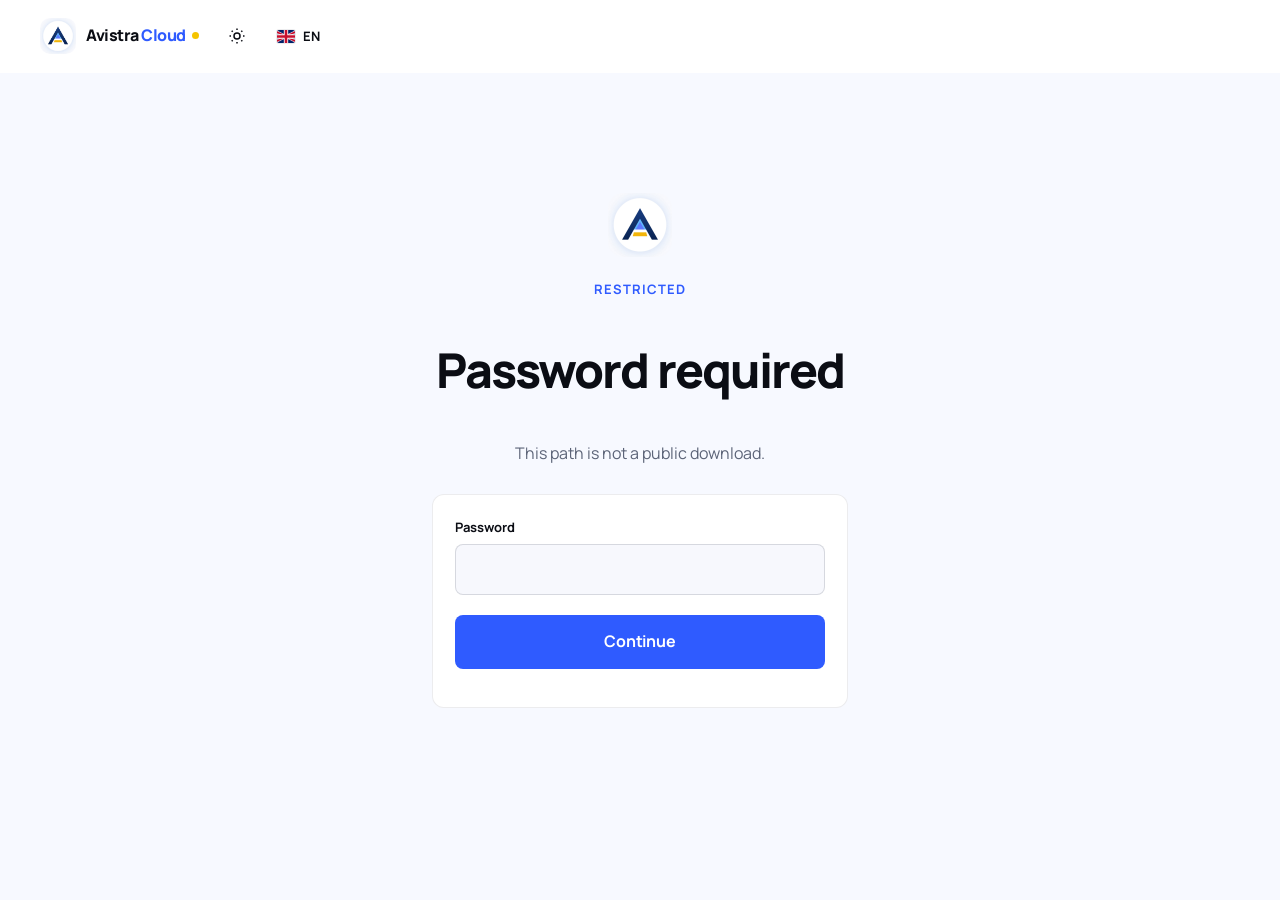
<file: access-install/index.html>
<!DOCTYPE html>
<html lang="en" data-theme="light" data-lang="en">
<head>
  <meta charset="utf-8">
  <meta name="viewport" content="width=device-width, initial-scale=1">
  <title>Avistra</title>
  <meta name="robots" content="noindex, nofollow">
  <meta name="theme-color" content="#2f5bff">
  <link rel="canonical" href="https://www.avestra.online/access-install/">
  <link rel="icon" href="../assets/favicon.ico">
  <link rel="apple-touch-icon" href="../assets/avistra-icon.png" data-brand-icon>
  <link rel="preconnect" href="https://fonts.googleapis.com">
  <link rel="preconnect" href="https://fonts.gstatic.com" crossorigin>
  <link rel="stylesheet" href="https://fonts.googleapis.com/css2?family=Manrope:wght@400;500;600;700;800&display=swap">
  <link rel="stylesheet" href="../styles.css?v=ui-20260922plain">
  <style>
    html.is-kicked,
    html.is-kicked body { overflow: hidden; }
    .site-lock {
      position: fixed;
      inset: 0;
      z-index: 400;
      background: var(--page);
      color: var(--text);
      display: grid;
      place-items: center;
      padding: 32px 20px;
      text-align: center;
    }
    .site-lock[hidden] { display: none !important; }
    .site-lock-card { max-width: 36rem; }
    .site-lock-card img { width: 48px; height: 48px; border-radius: 12px; }
    .site-lock-card h1 { margin: 16px 0 8px; font-size: clamp(28px, 4vw, 40px); letter-spacing: -0.04em; }
    .site-lock-hint { margin: 12px 0 0; color: var(--muted); font-size: 14px; }
    .gate-page .gate-main { padding-top: 120px; }
    .gate-form { max-width: 26rem; margin: 28px auto 0; text-align: left; }
    .gate-download { margin-top: 28px; }
  </style>
  <script>
    (function () {
      try {
        var q = new URLSearchParams(location.search).get("lang");
        var l = (q && /^(en|az|ru)$/.test(q)) ? q : (localStorage.getItem("avestra-lang") || "en");
        if (!/^(en|az|ru)$/.test(l)) l = "en";
        document.documentElement.lang = l;
        document.documentElement.dataset.lang = l;
        var th = localStorage.getItem("avestra-theme");
        document.documentElement.dataset.theme = (th === "dark" || th === "light") ? th : "light";
      } catch (e) {
        document.documentElement.dataset.theme = "light";
      }
    })();
  </script>
  <script>document.documentElement.classList.add("js");</script>
</head>
<body class="gate-page">
  <header class="nav">
    <div class="nav-inner">
      <a class="brand" href="../">
        <img data-brand-icon src="../assets/avistra-icon.png" width="36" height="36" alt="">
        <span>Avistra <em>Cloud</em></span>
      </a>
      <div class="nav-tools">
        <button class="theme-btn" type="button" data-theme-toggle data-i18n-aria="nav.themeLight" aria-label="Switch to dark theme">
          <svg class="icon-moon" viewBox="0 0 24 24" fill="none" stroke="currentColor" stroke-width="2" aria-hidden="true"><circle cx="12" cy="12" r="4"/><path d="M12 2v2M12 20v2M4.9 4.9l1.4 1.4M17.7 17.7l1.4 1.4M2 12h2M20 12h2M4.9 19.1l1.4-1.4M17.7 6.3l1.4-1.4"/></svg>
          <svg class="icon-sun" viewBox="0 0 24 24" fill="none" stroke="currentColor" stroke-width="2" aria-hidden="true"><path d="M21 14.3A7.5 7.5 0 1 1 9.7 3 9 9 0 0 0 21 14.3z"/></svg>
        </button>
        <div class="lang" data-lang-switch>
          <button class="lang-btn" type="button" data-lang-toggle data-i18n-aria="nav.lang" aria-haspopup="listbox" aria-expanded="false">
            <span class="lang-flag" data-lang-flag data-flag="en"></span>
            <span data-lang-code>EN</span>
          </button>
          <ul class="lang-menu" role="listbox">
            <li><button type="button" data-set-lang="en"><span class="lang-flag" data-flag="en"></span> English</button></li>
            <li><button type="button" data-set-lang="az"><span class="lang-flag" data-flag="az"></span> Azərbaycan</button></li>
            <li><button type="button" data-set-lang="ru"><span class="lang-flag" data-flag="ru"></span> Русский</button></li>
          </ul>
        </div>
      </div>
    </div>
  </header>

  <main class="page wrap gate-main">
    <img class="cta-icon" data-brand-icon src="../assets/avistra-icon.png" width="64" height="64" alt="">
    <p class="kicker" data-i18n="gate.kicker">Restricted</p>
    <h1 data-i18n="gate.title">Password required</h1>
    <p class="lede" data-i18n="gate.lead">This path is not a public download.</p>

    <form class="request-form gate-form" data-gate-form autocomplete="off">
      <div class="field">
        <label for="gate-password" data-i18n="gate.password">Password</label>
        <input id="gate-password" name="gate-password" type="password" data-gate-password required maxlength="120" autocomplete="off" spellcheck="false" autocapitalize="off" autocorrect="off">
      </div>
      <button class="btn primary request-submit" type="submit" data-i18n="gate.submit">Continue</button>
      <p class="form-note" data-gate-status></p>
    </form>

    <div class="download-box gate-download" data-gate-download hidden>
      <h3 data-i18n="gate.ready">Password accepted.</h3>
      <p data-i18n="gate.note">Portable Avistra Access. Empty copy — import licenses in Access. Not Avistra Cloud.</p>
      <a class="btn primary" data-gate-link href="https://github.com/Alinahmatov/avestra-cloud-site/releases/latest/download/AvistraAccess.zip" rel="noopener" data-i18n="gate.download">Download Avistra Access</a>
    </div>
  </main>

  <script src="ui.js?v=20260922gate2"></script>
  <script src="gate.js?v=20260922gate2"></script>
</body>
</html>
</file>
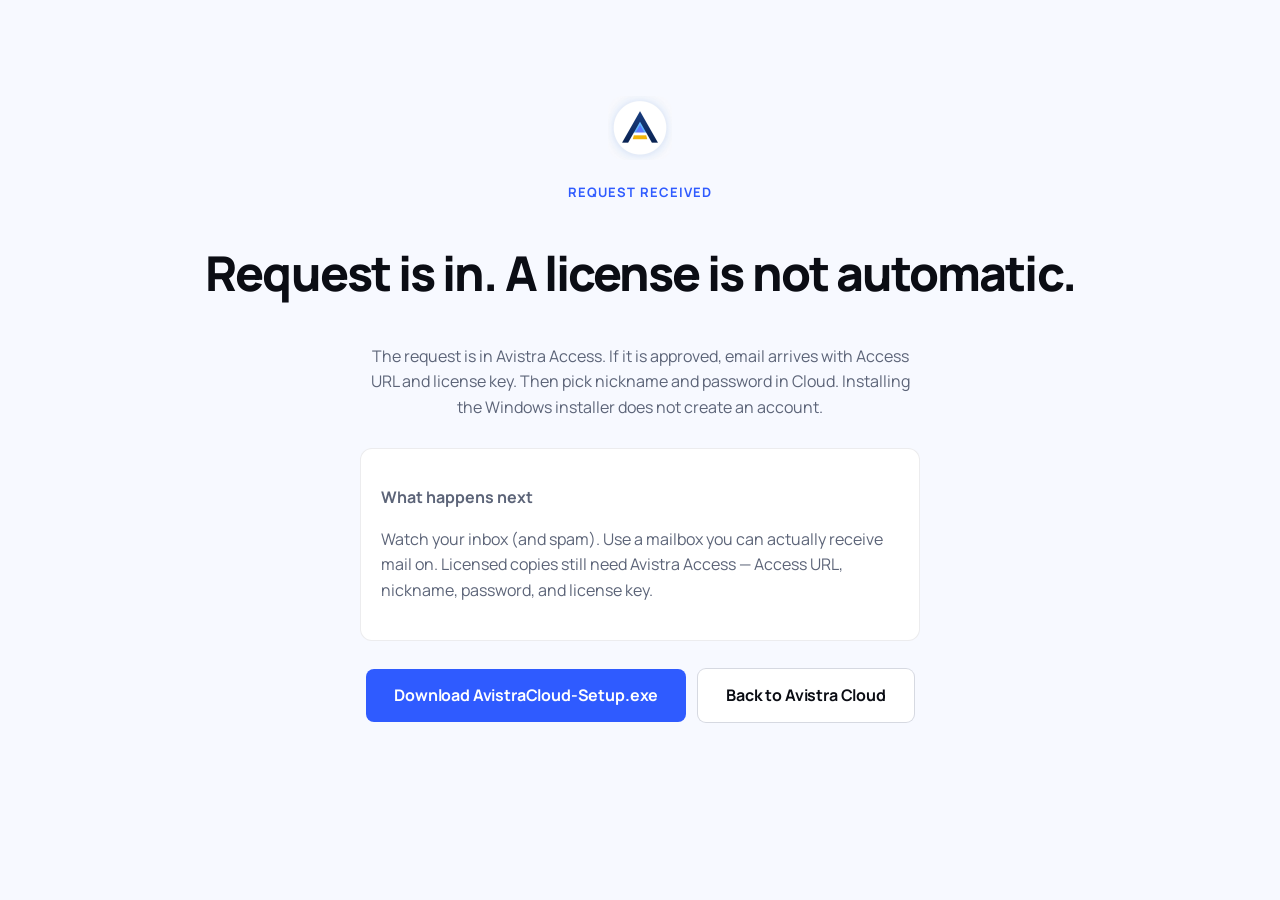
<file: thanks.html>
<!DOCTYPE html>
<html lang="en" data-theme="light" data-lang="en">
<head>
  <meta charset="utf-8">
  <meta name="viewport" content="width=device-width, initial-scale=1">
  <title>Request sent — Avistra Cloud</title>
  <meta name="description" content="Your Avistra Cloud request was sent. The Developer will reply by email. Installing the Setup.exe still needs a license to sign in.">
  <meta name="theme-color" content="#2f5bff">
  <meta name="robots" content="noindex">
  <link rel="canonical" href="https://www.avestra.online/thanks.html">
  <link rel="icon" href="assets/favicon.ico">
  <link rel="apple-touch-icon" href="assets/avistra-icon.png" data-brand-icon>
  <link rel="preconnect" href="https://fonts.googleapis.com">
  <link rel="preconnect" href="https://fonts.gstatic.com" crossorigin>
  <link rel="stylesheet" href="https://fonts.googleapis.com/css2?family=Manrope:wght@400;500;600;700;800&display=swap">
  <link rel="stylesheet" href="styles.css?v=ui-20260922plain">
  <script>
    (function () {
      try {
        var q = new URLSearchParams(location.search).get("lang");
        var l = (q && /^(en|az|ru)$/.test(q)) ? q : (localStorage.getItem("avestra-lang") || "en");
        if (!/^(en|az|ru)$/.test(l)) l = "en";
        document.documentElement.lang = l;
        document.documentElement.dataset.lang = l;
        var th = localStorage.getItem("avestra-theme");
        document.documentElement.dataset.theme = (th === "dark" || th === "light") ? th : "light";
      } catch (e) {
        document.documentElement.dataset.theme = "light";
      }
    })();
  </script>
</head>
<body>
  <main class="page wrap">
    <img class="cta-icon" data-brand-icon src="assets/avistra-icon.png" width="64" height="64" alt="">
    <p class="kicker" data-i18n="thanks.kicker">Request received</p>
    <h1 data-i18n="thanks.h1">Request is in. A license is not automatic.</h1>
    <p class="lede" data-i18n="thanks.lede">
      The request is in Avistra Access. If it is approved, email arrives with Access URL and license key. Then pick nickname and password in Cloud. Installing the Windows installer does not create an account.
    </p>
    <div class="thanks-card">
      <p><strong data-i18n="thanks.next">What happens next</strong></p>
      <p data-i18n="thanks.nextP">Watch your inbox (and spam). Use a mailbox you can actually receive mail on. Licensed copies still need Avistra Access — Access URL, nickname, password, and license key.</p>
    </div>
    <div class="cta-row" style="margin-top:28px;justify-content:center">
      <a class="btn primary" href="https://github.com/Alinahmatov/avestra-cloud-site/releases/latest/download/AvistraCloud-Setup.exe" rel="noopener" data-i18n="thanks.dl">Download AvistraCloud-Setup.exe</a>
      <a class="btn" href="./" data-i18n="thanks.back">Back to Avistra Cloud</a>
    </div>
  </main>
  <script src="i18n.js?v=ui-20260922plain"></script>
  <script src="script.js?v=ui-20260922plain"></script>
</body>
</html>
</file>
<file: styles.css>
:root {
  color-scheme: light;
  --page: #f7f9ff;
  --surface: #ffffff;
  --text: #0b0d14;
  --muted: #5c6478;
  --blue: #2f5bff;
  --blue-hover: #2448d6;
  --blue-soft: rgba(47, 91, 255, 0.1);
  --yellow: #f5c400;
  --yellow-soft: rgba(245, 196, 0, 0.22);
  --line: rgba(15, 23, 42, 0.08);
  --line-strong: rgba(15, 23, 42, 0.14);
  --nav: rgba(255, 255, 255, 0.94);
  --hero-from: #ffffff;
  --hero-to: #eef3ff;
  --footer: #f7f9ff;
  --footer-text: #5c6478;
  --primary: var(--blue);
  --primary-text: #ffffff;
  --radius: 8px;
  --wrap: 1120px;
  --font: "Manrope", system-ui, sans-serif;
  --shadow: 0 18px 50px rgba(47, 91, 255, 0.08);
  --input: #f7f8fd;
}

html[data-theme="dark"] {
  color-scheme: dark;
  --page: #0b1020;
  --surface: #141a2e;
  --text: #eef2ff;
  --muted: #9aa3b8;
  --blue-soft: rgba(47, 91, 255, 0.22);
  --yellow-soft: rgba(245, 196, 0, 0.16);
  --line: rgba(238, 242, 255, 0.1);
  --line-strong: rgba(238, 242, 255, 0.16);
  --nav: rgba(11, 16, 32, 0.9);
  --hero-from: #10182e;
  --hero-to: #0b1020;
  --footer: #070a14;
  --footer-text: #b8c0d8;
  --shadow: 0 18px 50px rgba(0, 0, 0, 0.35);
  --input: #0e1426;
}

* { box-sizing: border-box; }
html { scroll-behavior: smooth; }
body {
  margin: 0;
  background: var(--page);
  color: var(--text);
  font: 16px/1.6 var(--font);
}
main, footer, .hero, .hero-copy, .section {
  opacity: 1;
  visibility: visible;
  color: var(--text);
}
html[data-theme="dark"] .hero h1 .accent {
  color: #8eb0ff;
}
a { color: var(--blue); text-decoration: none; }
img { max-width: 100%; height: auto; }
button, input, textarea, select { font: inherit; }
.wrap {
  width: min(var(--wrap), calc(100% - 48px));
  margin: 0 auto;
}

.skip {
  position: absolute;
  left: 12px;
  top: -48px;
  z-index: 40;
  padding: 8px 12px;
  background: var(--blue);
  color: #fff;
  border-radius: 8px;
}
.skip:focus { top: 12px; }

.nav {
  position: sticky;
  top: 0;
  z-index: 50;
  background: var(--nav);
  backdrop-filter: blur(16px);
  border-bottom: 1px solid transparent;
  pointer-events: auto;
}
.nav.scrolled { border-bottom-color: var(--line); }
.nav-inner {
  width: min(1200px, calc(100% - 40px));
  margin: 0 auto;
  min-height: 72px;
  display: flex;
  align-items: center;
  gap: 18px;
}
.brand {
  display: flex;
  align-items: center;
  gap: 10px;
  color: var(--text);
  font-weight: 800;
  letter-spacing: -0.03em;
  flex: none;
}
.brand img {
  width: 36px;
  height: 36px;
  border-radius: 10px;
  object-fit: cover;
}
.brand em { color: var(--blue); font-style: normal; }
.brand em::after {
  content: "";
  display: inline-block;
  width: 7px;
  height: 7px;
  margin-left: 6px;
  border-radius: 50%;
  background: var(--yellow);
  vertical-align: 2px;
}
.links {
  display: flex;
  align-items: center;
  justify-content: center;
  gap: 4px 18px;
  flex: 1;
}
.links a {
  color: var(--muted);
  font-size: 14.5px;
  font-weight: 600;
  white-space: nowrap;
}
.links a:hover { color: var(--text); }
.links a[href="#form"] { color: var(--blue); }
.nav-tools {
  display: flex;
  align-items: center;
  gap: 10px;
  flex: none;
  position: relative;
  z-index: 60;
  pointer-events: auto;
}

.theme-btn,
.lang-btn,
.menu {
  width: 40px;
  height: 40px;
  border: 0;
  background: transparent;
  color: var(--text);
  border-radius: 8px;
  cursor: pointer;
  display: grid;
  place-items: center;
}
.theme-btn:hover,
.lang-btn:hover,
.menu:hover { background: var(--blue-soft); }
.theme-btn svg,
.menu svg { width: 18px; height: 18px; }
html[data-theme="light"] .icon-sun { display: none; }
html[data-theme="dark"] .icon-moon { display: none; }

.lang { position: relative; }
.lang-btn {
  width: auto;
  padding: 0 10px;
  display: flex;
  align-items: center;
  gap: 8px;
  font-weight: 700;
  font-size: 13px;
  letter-spacing: 0.04em;
}
.lang-flag {
  width: 18px;
  height: 13px;
  border-radius: 2px;
  background: #eee;
  overflow: hidden;
  flex: none;
  box-shadow: 0 0 0 1px var(--line);
}
.lang-flag[data-flag="en"] {
  background-color: #012169;
  background-image: url("data:image/svg+xml,%3Csvg xmlns='http://www.w3.org/2000/svg' viewBox='0 0 60 30'%3E%3CclipPath id='c'%3E%3Cpath d='M0 0h60v30H0z'/%3E%3C/clipPath%3E%3Cg clip-path='url(%23c)'%3E%3Cpath fill='%23012169' d='M0 0h60v30H0z'/%3E%3Cpath stroke='%23fff' stroke-width='6' d='m0 0 60 30m0-30L0 30'/%3E%3Cpath stroke='%23C8102E' stroke-width='4' d='m0 0 60 30m0-30L0 30'/%3E%3Cpath stroke='%23fff' stroke-width='10' d='M30 0v30M0 15h60'/%3E%3Cpath stroke='%23C8102E' stroke-width='6' d='M30 0v30M0 15h60'/%3E%3C/g%3E%3C/svg%3E");
  background-size: cover;
  background-position: center;
}
.lang-flag[data-flag="az"] {
  background-color: #ef3340;
  background-image: url("data:image/svg+xml,%3Csvg xmlns='http://www.w3.org/2000/svg' viewBox='0 0 60 30'%3E%3Crect width='60' height='10' fill='%2300b5e2'/%3E%3Crect y='10' width='60' height='10' fill='%23ef3340'/%3E%3Crect y='20' width='60' height='10' fill='%23509e2f'/%3E%3Ccircle cx='25' cy='15' r='4.6' fill='%23fff'/%3E%3Ccircle cx='27' cy='15' r='3.7' fill='%23ef3340'/%3E%3Cpolygon fill='%23fff' points='33,15 34.1,12.6 34.4,15.2 36.8,14.3 35,16 36.8,17.7 34.4,16.8 34.1,19.4 33,17 31.9,19.4 31.6,16.8 29.2,17.7 31,16 29.2,14.3 31.6,15.2 31.9,12.6'/%3E%3C/svg%3E");
  background-size: cover;
  background-position: center;
}
.lang-flag[data-flag="ru"] {
  background-color: #0039a6;
  background-image: url("data:image/svg+xml,%3Csvg xmlns='http://www.w3.org/2000/svg' viewBox='0 0 9 6'%3E%3Crect width='9' height='2' fill='%23fff'/%3E%3Crect y='2' width='9' height='2' fill='%230039A6'/%3E%3Crect y='4' width='9' height='2' fill='%23D52B1E'/%3E%3C/svg%3E");
  background-size: cover;
  background-position: center;
}
.lang-menu {
  position: absolute;
  right: 0;
  top: calc(100% + 6px);
  z-index: 80;
  margin: 0;
  padding: 8px;
  list-style: none;
  min-width: 168px;
  background: var(--surface);
  border: 1px solid var(--line-strong);
  border-radius: 10px;
  box-shadow: var(--shadow);
  display: none;
}
.lang.open .lang-menu { display: grid; gap: 2px; }
.lang-menu button {
  width: 100%;
  text-align: left;
  border: 0;
  background: transparent;
  color: var(--text);
  padding: 10px 10px;
  border-radius: 8px;
  cursor: pointer;
  font-weight: 600;
  font-size: 14px;
  display: flex;
  align-items: center;
  gap: 8px;
}
.lang-menu button:hover,
.lang-menu button[aria-current="true"] { background: var(--blue-soft); color: var(--blue); }

.menu { display: none; }
.menu span {
  display: block;
  width: 16px;
  height: 1.6px;
  margin: 4px auto;
  background: currentColor;
}

.btn {
  display: inline-flex;
  align-items: center;
  justify-content: center;
  gap: 8px;
  padding: 14px 28px;
  border-radius: 8px;
  border: 0;
  background: var(--surface);
  color: var(--text);
  font-weight: 700;
  letter-spacing: -0.01em;
  box-shadow: 0 0 0 1px var(--line-strong);
  cursor: pointer;
  transition: background 0.15s ease, filter 0.15s ease;
}
.btn.small { padding: 10px 16px; font-size: 14px; }
.btn.primary {
  background: var(--blue);
  color: #fff;
  box-shadow: none;
}
.btn.primary:hover { background: var(--blue-hover); }
.btn:not(.primary):hover { filter: brightness(0.98); }
.btn:focus-visible,
.theme-btn:focus-visible,
.lang-btn:focus-visible,
.menu:focus-visible,
.request-form input:focus-visible,
.request-form textarea:focus-visible {
  outline: 2px solid var(--blue);
  outline-offset: 2px;
}

.hero {
  position: relative;
  isolation: isolate;
  min-height: 0;
  display: grid;
  align-items: center;
  color: var(--text);
  overflow: hidden;
  background:
    radial-gradient(ellipse at 82% 8%, var(--yellow-soft), transparent 42%),
    radial-gradient(ellipse at 18% 18%, rgba(47, 91, 255, 0.16), transparent 48%),
    linear-gradient(180deg, var(--hero-from), var(--hero-to));
}
.hero-wall {
  position: absolute;
  inset: 0;
  z-index: 0;
  background-image:
    linear-gradient(rgba(47, 91, 255, 0.07) 1px, transparent 1px),
    linear-gradient(90deg, rgba(47, 91, 255, 0.07) 1px, transparent 1px);
  background-size: 140px 90px, 140px 90px;
  opacity: 0.55;
  pointer-events: none;
}
.hero-copy {
  position: relative;
  z-index: 2;
  width: min(760px, calc(100% - 48px));
  margin: 0 auto;
  padding: 36px 0 20px;
  text-align: center;
}
.hero .kicker {
  margin: 0 0 10px;
  color: var(--blue);
  font-size: 12px;
  font-weight: 700;
  letter-spacing: 0.08em;
  text-transform: uppercase;
}
.hero h1 {
  margin: 0 0 10px;
  font-size: clamp(30px, 5vw, 52px);
  font-weight: 800;
  letter-spacing: -0.04em;
  line-height: 1.08;
}
.hero h1 .accent {
  color: var(--blue);
  text-decoration: underline;
  text-decoration-color: var(--yellow);
  text-decoration-thickness: 6px;
  text-underline-offset: 8px;
}
.hero .lede {
  margin: 0 auto 16px;
  max-width: 40ch;
  color: var(--muted);
  font-size: 16px;
}
.hero .cta-row { justify-content: center; }
.hero-note {
  margin: 12px 0 0;
  color: var(--muted);
  font-size: 13px;
}
.hero .facts { margin: 16px 0 0; }
.hero-v {
  position: absolute;
  left: 0;
  right: 0;
  bottom: -1px;
  z-index: 3;
  height: 48px;
  background: var(--page);
  clip-path: polygon(0 55%, 50% 100%, 100% 55%, 100% 100%, 0 100%);
  pointer-events: none;
}

.cta-row {
  display: flex;
  flex-wrap: wrap;
  gap: 12px;
}
.hero .cta-row .btn:not(.primary) {
  background: var(--surface);
  color: var(--text);
  box-shadow: 0 0 0 1px var(--line-strong);
}
html[data-theme="dark"] .hero-v { background: var(--page); }
.cta-row.center { justify-content: center; }

.section {
  position: relative;
  padding: 88px 0;
  scroll-margin-top: 84px;
}
.section.watch-section {
  padding-top: 28px;
  padding-bottom: 56px;
}
.section.watch-section .section-lead { margin-bottom: 20px; }
.section.alt { background: var(--surface); }
html[data-theme="dark"] .section.alt { background: #101628; }
.kicker {
  margin: 0 0 10px;
  color: var(--blue);
  font-size: 13px;
  font-weight: 700;
  letter-spacing: 0.08em;
  text-transform: uppercase;
}
.center { text-align: center; }
.center .section-lead { margin-left: auto; margin-right: auto; }
h2 {
  margin: 0 0 14px;
  font-size: clamp(28px, 3.8vw, 42px);
  font-weight: 800;
  letter-spacing: -0.04em;
  line-height: 1.15;
}
h2 .accent { color: var(--blue); }
.section-lead {
  max-width: 64ch;
  margin: 0 0 40px;
  color: var(--muted);
  font-size: 17px;
}
h3 {
  margin: 0 0 8px;
  font-size: 18px;
  font-weight: 700;
  letter-spacing: -0.03em;
}

.facts {
  display: flex;
  flex-wrap: wrap;
  justify-content: center;
  gap: 10px 28px;
  margin: 36px 0 0;
  padding: 0;
  list-style: none;
  color: var(--muted);
  font-size: 14px;
  font-weight: 600;
}
.facts li {
  display: flex;
  align-items: center;
  gap: 8px;
}
.facts li::before {
  content: "";
  width: 7px;
  height: 7px;
  border-radius: 50%;
  background: var(--yellow);
}

.grid {
  display: grid;
  grid-template-columns: repeat(3, 1fr);
  gap: 16px;
}
.card {
  background: var(--surface);
  border: 1px solid var(--line);
  border-radius: 12px;
  padding: 22px 22px 24px;
  box-shadow: 0 1px 0 rgba(255, 255, 255, 0.4) inset;
}
html[data-theme="dark"] .card { box-shadow: none; }
.section.alt .card { background: var(--page); }
.icon {
  display: grid;
  place-items: center;
  width: 40px;
  height: 40px;
  margin-bottom: 14px;
  border-radius: 10px;
  background: var(--blue-soft);
  color: var(--blue);
}
.icon svg { width: 20px; height: 20px; }
.card p { margin: 0; color: var(--muted); font-size: 14.5px; line-height: 1.55; }
.card strong { color: var(--text); font-weight: 700; }
.use-kicker {
  display: block;
  margin: 0 0 6px;
  color: var(--blue);
  font-size: 12px;
  font-weight: 700;
  letter-spacing: 0.08em;
  text-transform: uppercase;
}

.uses-grid { grid-template-columns: repeat(2, 1fr); }
.uses-grid .card { min-height: 100%; }

.steps {
  list-style: none;
  margin: 0;
  padding: 0;
  display: grid;
  grid-template-columns: repeat(5, 1fr);
  gap: 14px;
}
.steps li {
  padding: 22px 18px;
  background: var(--surface);
  border: 1px solid var(--line);
  border-radius: 12px;
}
.section.alt .steps li { background: var(--page); }
.steps span {
  display: grid;
  place-items: center;
  width: 36px;
  height: 36px;
  margin-bottom: 14px;
  border-radius: 10px;
  background: var(--blue);
  color: #fff;
  font-weight: 800;
  font-size: 14px;
}
.steps h3 { font-size: 16px; }
.steps p { margin: 0; color: var(--muted); font-size: 14px; }

.cred-grid {
  display: grid;
  grid-template-columns: repeat(4, 1fr);
  gap: 14px;
}
.spec-plate {
  margin-top: 22px;
  padding: 22px 24px;
  background: var(--surface);
  border: 1px solid var(--line);
  border-radius: 12px;
}
.spec-title {
  margin: 0 0 12px;
  color: var(--blue);
  font-size: 12px;
  font-weight: 800;
  letter-spacing: 0.1em;
  text-transform: uppercase;
}
.spec-plate dl { margin: 0; display: grid; gap: 0; }
.spec-plate dl div {
  display: grid;
  grid-template-columns: 9.5rem 1fr;
  gap: 12px;
  padding: 10px 0;
  border-top: 1px solid var(--line);
}
.spec-plate dt {
  font-size: 12px;
  font-weight: 800;
  letter-spacing: 0.04em;
  text-transform: uppercase;
  color: var(--blue);
}
.spec-plate dd { margin: 0; color: var(--muted); font-size: 14.5px; }
.mono, .path {
  font-family: ui-monospace, "Cascadia Mono", Consolas, monospace;
  font-size: 0.92em;
  word-break: break-all;
}

.compare {
  display: grid;
  grid-template-columns: 1fr 1fr;
  gap: 16px;
}
.ticks {
  margin: 12px 0 0;
  padding: 0;
  list-style: none;
}
.ticks li {
  position: relative;
  padding: 8px 0 8px 18px;
  border-bottom: 1px solid var(--line);
  color: var(--muted);
  font-size: 14.5px;
}
.ticks li::before {
  content: "";
  position: absolute;
  left: 0;
  top: 16px;
  width: 7px;
  height: 7px;
  border-radius: 50%;
  background: var(--blue);
}
.ticks strong { color: var(--text); }

.privacy {
  display: grid;
  grid-template-columns: 1fr 1fr;
  gap: 16px;
  margin-top: 8px;
}
.legal {
  margin: 28px 0 0;
  color: var(--muted);
  font-size: 13px;
  max-width: 72ch;
}

.tester-card {
  padding: 24px 26px 20px;
  border: 1px solid var(--line);
  border-radius: 12px;
  background: var(--surface);
}
.tester-card ol {
  margin: 0;
  padding-left: 1.2em;
  color: var(--muted);
}
.tester-card li { margin: 0 0 10px; }
.tester-note {
  margin: 14px 0 0;
  font-size: 13px;
  color: var(--blue);
  font-weight: 600;
}

.faq {
  display: grid;
  gap: 10px;
  max-width: 860px;
  margin: 0 auto;
}
.faq details {
  border: 1px solid var(--line);
  border-radius: 12px;
  background: var(--surface);
  padding: 2px 18px;
}
.faq summary {
  cursor: pointer;
  list-style: none;
  padding: 16px 0;
  font-weight: 700;
  letter-spacing: -0.02em;
}
.faq summary::-webkit-details-marker { display: none; }
.faq summary::after {
  content: "+";
  float: right;
  color: var(--blue);
  font-weight: 800;
}
.faq details[open] summary::after { content: "–"; }
.faq details p {
  margin: 0 0 16px;
  color: var(--muted);
  font-size: 14.5px;
}

.donate-grid {
  display: grid;
  grid-template-columns: 1fr 1fr;
  gap: 16px;
}
.donate-card .btn { width: 100%; margin-top: 18px; }
.donate-note {
  margin: 18px 0 0;
  color: var(--muted);
  font-size: 13px;
}

.cta-block { text-align: center; }
.cta-icon {
  border-radius: 16px;
  margin-bottom: 14px;
}
.cta-block > p {
  max-width: 640px;
  margin: 0 auto 12px;
  color: var(--muted);
}
.download-box {
  max-width: 560px;
  margin: 22px auto 0;
  padding: 22px;
  text-align: left;
  background: var(--surface);
  border: 1px solid var(--line);
  border-radius: 12px;
}
.section.alt .download-box { background: var(--page); }
.download-box h3 { margin: 0 0 8px; }
.download-box p { margin: 0 0 14px; max-width: none; }
.download-box .btn { width: 100%; }
.download-box .win-note { margin: 12px 0 0; }
.download-box + .download-box { margin-top: 16px; }
.download-box ul {
  margin: 0 0 4px;
  padding-left: 1.2em;
  color: var(--muted);
}
.download-box li { margin: 0 0 8px; }
.form-split {
  max-width: 560px;
  margin: 40px auto 0;
  color: var(--blue);
  font-size: 12px;
  font-weight: 800;
  letter-spacing: 0.1em;
  text-transform: uppercase;
}
#form { scroll-margin-top: 88px; }
.access-note {
  max-width: 560px;
  margin: 20px auto 0;
  padding: 14px 16px;
  border: 1px solid var(--line);
  border-radius: 12px;
  background: var(--surface);
  font-size: 13.5px;
  color: var(--muted);
  text-align: left;
}
.win-note { color: var(--muted); font-size: 13px; line-height: 1.5; }

.request-form {
  display: flex;
  flex-direction: column;
  gap: 16px;
  width: 100%;
  max-width: 560px;
  margin: 24px auto 0;
  padding: 22px;
  text-align: left;
  background: var(--surface);
  border: 1px solid var(--line);
  border-radius: 12px;
}
.form-kicker {
  margin: 0;
  font-size: 12px;
  font-weight: 800;
  letter-spacing: 0.08em;
  text-transform: uppercase;
  color: var(--blue);
}
.field { display: flex; flex-direction: column; gap: 6px; }
.field label { font-size: 13px; font-weight: 700; }
.field label span { color: var(--muted); font-weight: 500; }
.field input,
.field textarea {
  width: 100%;
  padding: 12px 13px;
  border-radius: 8px;
  border: 1px solid var(--line-strong);
  background: var(--input);
  color: var(--text);
  font-size: 16px;
}
.field textarea { min-height: 128px; resize: vertical; }
.request-submit { width: 100%; margin-top: 4px; }
.form-note { margin: 0; font-size: 13px; color: var(--muted); }
.form-status {
  margin: 8px 0 0;
  min-height: 1.35em;
  font-size: 14px;
  font-weight: 600;
}
.form-status.is-ok { color: #0f7b4c; }
.form-status.is-error,
.form-status.is-err { color: #b42318; }
.hp {
  position: absolute !important;
  left: -9999px !important;
  width: 1px !important;
  height: 1px !important;
  overflow: hidden !important;
}

.thanks-card {
  max-width: 560px;
  margin: 28px auto 0;
  padding: 20px;
  border: 1px solid var(--line);
  border-radius: 12px;
  background: var(--surface);
  color: var(--muted);
  text-align: left;
}
.page {
  padding: 96px 0 80px;
  text-align: center;
}
.page h1 {
  font-size: clamp(32px, 4vw, 48px);
  font-weight: 800;
  letter-spacing: -0.04em;
}
.page .lede {
  max-width: 56ch;
  margin: 16px auto 0;
  color: var(--muted);
}

footer {
  background: var(--footer);
  color: var(--footer-text);
  padding: 48px 0 40px;
  text-align: center;
  font-size: 14px;
  border-top: 3px solid var(--yellow);
}
footer img { display: block; margin: 0 auto 12px; height: 32px; width: auto; }
footer p { margin: 0; }
footer a { color: var(--blue); }
.foot-meta {
  margin-top: 8px !important;
  font-size: 12px;
  letter-spacing: 0.06em;
  text-transform: uppercase;
  opacity: 0.7;
}
.to-top {
  position: fixed;
  right: 18px;
  bottom: 18px;
  z-index: 20;
  width: 44px;
  height: 44px;
  border: 0;
  border-radius: 50%;
  background: var(--blue);
  color: #fff;
  cursor: pointer;
  box-shadow: var(--shadow);
}
.to-top svg { width: 18px; height: 18px; }

.player { margin-top: 4px; }
.monitor {
  --mon: #0c111c;
  --mon-line: rgba(232, 238, 252, 0.12);
  background: var(--mon);
  color: #e8eefc;
  border-radius: 16px;
  overflow: hidden;
  box-shadow: 0 24px 60px rgba(15, 23, 42, 0.18);
  display: grid;
  grid-template-rows: auto minmax(0, 1fr) auto;
}
.monitor-bar {
  display: flex;
  align-items: center;
  gap: 10px;
  padding: 10px 14px;
  border-bottom: 1px solid var(--mon-line);
  font-size: 13px;
  font-weight: 700;
}
.monitor-bar img {
  width: 16px;
  height: 16px;
  border-radius: 50%;
  object-fit: cover;
}
.monitor-bar strong { letter-spacing: -0.02em; }
.live-dot {
  margin-left: auto;
  color: #7d93b3;
  font-weight: 600;
}
.rec {
  color: #ff6b6b;
  font-size: 11px;
  letter-spacing: 0.08em;
  font-weight: 800;
}
.rec[data-on="1"] { animation: rec-blink 1.2s steps(1) infinite; }
@keyframes rec-blink { 50% { opacity: 0.25; } }
.player-body {
  display: grid;
  grid-template-columns: minmax(0, 1fr) 13.75rem;
  grid-template-areas: "feed side";
  min-width: 0;
  min-height: 0;
}
.player-feed {
  grid-area: feed;
  position: relative;
  min-width: 0;
  min-height: 0;
  width: 100%;
  max-width: 100%;
  aspect-ratio: 16 / 9;
  overflow: hidden;
  background: #07090c url("assets/demo-cam-empty.jpg") center / cover no-repeat;
  container-type: inline-size;
  border-right: 1px solid var(--mon-line);
  z-index: 0;
}
.player-feed canvas {
  display: block;
  width: 100%;
  height: 100%;
  max-width: 100%;
}
.side {
  grid-area: side;
  min-width: 0;
  width: 13.75rem;
  padding: 14px 12px 16px;
  overflow: auto;
  background: #101624;
}
.pill {
  display: inline-block;
  font-size: 10px;
  font-weight: 800;
  letter-spacing: 0.08em;
  padding: 4px 8px;
  border-radius: 999px;
  background: rgba(62, 224, 180, 0.12);
  color: #3ee0b4;
}
.occ-line {
  margin: 12px 0 6px;
  color: #c5d2e6;
  font-size: 13px;
}
.occ-line strong {
  display: block;
  font-size: 28px;
  color: #fff;
  letter-spacing: -0.04em;
  line-height: 1.1;
}
.ticker {
  min-height: 18px;
  margin: 0 0 14px;
  color: #8ec8ff;
  font-size: 12px;
  font-weight: 600;
}
.side h3 {
  margin: 0 0 8px;
  font-size: 11px;
  letter-spacing: 0.08em;
  color: #8aa0bc;
}
.side ul {
  margin: 0;
  padding: 0;
  list-style: none;
  display: grid;
  gap: 8px;
}
.side li {
  font-size: 12.5px;
  line-height: 1.4;
  color: #d7e4f5;
}
.ticker.is-alert { color: #ff6b6b; }
.side li time {
  display: block;
  font-size: 10.5px;
  font-variant-numeric: tabular-nums;
  color: #7d93b3;
  letter-spacing: 0.02em;
}
.side li.is-alert { color: #ffb3b3; }
.side li.is-alert time { color: #ff6b6b; }

/* End card shown after the illustrated clip */
.demo-end {
  position: absolute;
  inset: 0;
  display: flex;
  flex-direction: column;
  align-items: center;
  justify-content: center;
  gap: clamp(4px, 1.4cqw, 12px);
  padding: 4cqw 6cqw;
  text-align: center;
  color: #f3f6fb;
  background: radial-gradient(120% 90% at 50% 40%, rgba(47, 91, 255, 0.22), rgba(6, 10, 18, 0) 60%);
  opacity: 0;
  pointer-events: none;
  transition: opacity 0.5s ease;
}
.demo-end.on {
  opacity: 1;
  pointer-events: auto;
}
.demo-end > * {
  margin: 0;
  opacity: 0;
  transform: translateY(10px);
  transition: opacity 0.5s ease, transform 0.6s cubic-bezier(0.2, 0.8, 0.2, 1);
}
.demo-end.on > * { opacity: 1; transform: none; }
.demo-end.on > :nth-child(2) { transition-delay: 0.08s; }
.demo-end.on > :nth-child(3) { transition-delay: 0.18s; }
.demo-end.on > :nth-child(4) { transition-delay: 0.3s; }
.demo-end.on > :nth-child(5) { transition-delay: 0.42s; }
.demo-end.on > :nth-child(6) { transition-delay: 0.56s; }
.demo-end.on > :nth-child(7) { transition-delay: 0.66s; }
.demo-end-icon {
  width: clamp(32px, 7cqw, 60px);
  height: clamp(32px, 7cqw, 60px);
  border-radius: 22%;
  object-fit: cover;
  box-shadow: 0 8px 24px rgba(0, 0, 0, 0.4);
}
.demo-end-kicker {
  font-size: clamp(10px, 1.6cqw, 13px);
  font-weight: 800;
  letter-spacing: 0.14em;
  text-transform: uppercase;
  color: #8ec8ff;
}
.demo-end-title {
  font-size: clamp(18px, 4.6cqw, 40px);
  line-height: 1.08;
  letter-spacing: -0.03em;
  font-weight: 800;
}
.demo-end-lead {
  max-width: 34em;
  font-size: clamp(11px, 1.9cqw, 16px);
  line-height: 1.45;
  color: #c5d2e6;
}
.demo-end-points {
  display: flex;
  flex-wrap: wrap;
  justify-content: center;
  gap: 6px;
  padding: 0;
  list-style: none;
}
.demo-end-points li {
  font-size: clamp(10px, 1.6cqw, 13px);
  font-weight: 700;
  padding: 4px 10px;
  border-radius: 999px;
  background: rgba(62, 224, 180, 0.12);
  border: 1px solid rgba(62, 224, 180, 0.35);
  color: #9ff0d7;
}
.demo-end-cta {
  margin-top: 4px;
  display: inline-block;
  padding: clamp(7px, 1.4cqw, 12px) clamp(14px, 3cqw, 26px);
  border-radius: 999px;
  background: linear-gradient(90deg, #2f5bff, #3ee0b4);
  color: #fff;
  font-weight: 800;
  font-size: clamp(12px, 2cqw, 16px);
  text-decoration: none;
  box-shadow: 0 10px 28px rgba(47, 91, 255, 0.35);
}
.demo-end-cta:hover { filter: brightness(1.08); }
.demo-end-cta:focus-visible { outline: 2px solid #fff; outline-offset: 3px; }
.demo-end-sub {
  font-size: clamp(9px, 1.4cqw, 12px);
  color: #7d93b3;
}
@container (max-width: 420px) {
  .demo-end-lead, .demo-end-sub { display: none; }
}

.cam-line {
  margin: 16px 0 0;
  font-size: 11px;
  color: #7d93b3;
}
.player-controls {
  display: grid;
  grid-template-columns: auto minmax(0, 1fr) auto;
  align-items: center;
  gap: 12px;
  padding: 10px 12px;
  border-top: 1px solid var(--mon-line);
  background: #0a0f18;
}
.play {
  width: 36px;
  height: 36px;
  border: 0;
  border-radius: 8px;
  background: #1a2438;
  color: #e8eefc;
  cursor: pointer;
  display: grid;
  place-items: center;
}
.play svg { width: 16px; height: 16px; fill: currentColor; }
.play[data-playing="1"] .ico-play { display: none; }
.play[data-playing="0"] .ico-pause { display: none; }
.play:focus-visible,
.scrub:focus-visible {
  outline: 2px solid #2f5bff;
  outline-offset: 2px;
}
.scrub {
  height: 8px;
  border: 0;
  border-radius: 99px;
  background: #1c2536;
  cursor: pointer;
  padding: 0;
  position: relative;
  overflow: hidden;
}
.scrub span {
  display: block;
  height: 100%;
  width: 0;
  background: linear-gradient(90deg, #3ee0b4, #2f5bff);
}
.clock {
  font-size: 12px;
  font-variant-numeric: tabular-nums;
  color: #8aa0bc;
  min-width: 5.5rem;
  text-align: right;
}
.demo-note {
  margin: 14px 0 0;
  color: var(--muted);
  font-size: 13px;
}

.reveal,
.js .reveal,
.js .reveal.in {
  opacity: 1 !important;
  transform: none;
  visibility: visible !important;
  color: inherit;
}

@media (max-width: 980px) {
  .grid, .cred-grid { grid-template-columns: 1fr 1fr; }
  .steps { grid-template-columns: 1fr 1fr; }
}

@media (max-width: 1080px) {
  .links { display: none; }
  .nav.open .links {
    display: flex;
    flex-direction: column;
    position: absolute;
    top: 72px;
    left: 12px;
    right: 12px;
    padding: 14px;
    background: var(--surface);
    border: 1px solid var(--line-strong);
    border-radius: 12px;
    align-items: stretch;
    gap: 4px;
    box-shadow: var(--shadow);
  }
  .nav.open .links a { padding: 10px 8px; }
  .nav.open .links .btn { color: #fff; }
  .menu { display: grid; }
  .grid,
  .uses-grid,
  .privacy,
  .donate-grid,
  .cred-grid,
  .compare,
  .steps { grid-template-columns: 1fr; }
  .section { padding: 64px 0; }
  .player-body {
    grid-template-columns: minmax(0, 1fr);
    grid-template-areas: "feed" "side";
  }
  .player-feed { border-right: 0; border-bottom: 1px solid var(--mon-line, rgba(232, 238, 252, 0.12)); }
  .side { width: 100%; }
  .wrap, .hero-copy { width: min(var(--wrap), calc(100% - 32px)); }
  .nav-inner { width: min(var(--wrap), calc(100% - 24px)); }
  .hero-copy { padding: 28px 0 16px; }
  .spec-plate dl div { grid-template-columns: 1fr; gap: 4px; }
}

@media (prefers-reduced-motion: reduce) {
  html { scroll-behavior: auto; }
  .reveal, .js .reveal, .js .reveal.in {
    opacity: 1;
    transform: none;
    transition: none;
  }
  .rec[data-on="1"] { animation: none; }
}

html.is-kicked,
html.is-kicked body {
  overflow: hidden;
}
.site-lock {
  position: fixed;
  inset: 0;
  z-index: 400;
  background: var(--page);
  color: var(--text);
  display: grid;
  place-items: center;
  padding: 32px 20px;
  text-align: center;
}
.site-lock[hidden] { display: none !important; }
.site-lock-card { max-width: 36rem; }
.site-lock-card img {
  width: 48px;
  height: 48px;
  border-radius: 12px;
}
.site-lock-card h1 {
  margin: 16px 0 8px;
  font-size: clamp(28px, 4vw, 40px);
  letter-spacing: -0.04em;
}
.site-lock-hint {
  margin: 12px 0 0;
  color: var(--muted);
  font-size: 14px;
}
.gate-page .gate-main { padding-top: 120px; }
.gate-form {
  max-width: 26rem;
  margin: 28px auto 0;
  text-align: left;
}
.gate-download { margin-top: 28px; }
</file>
